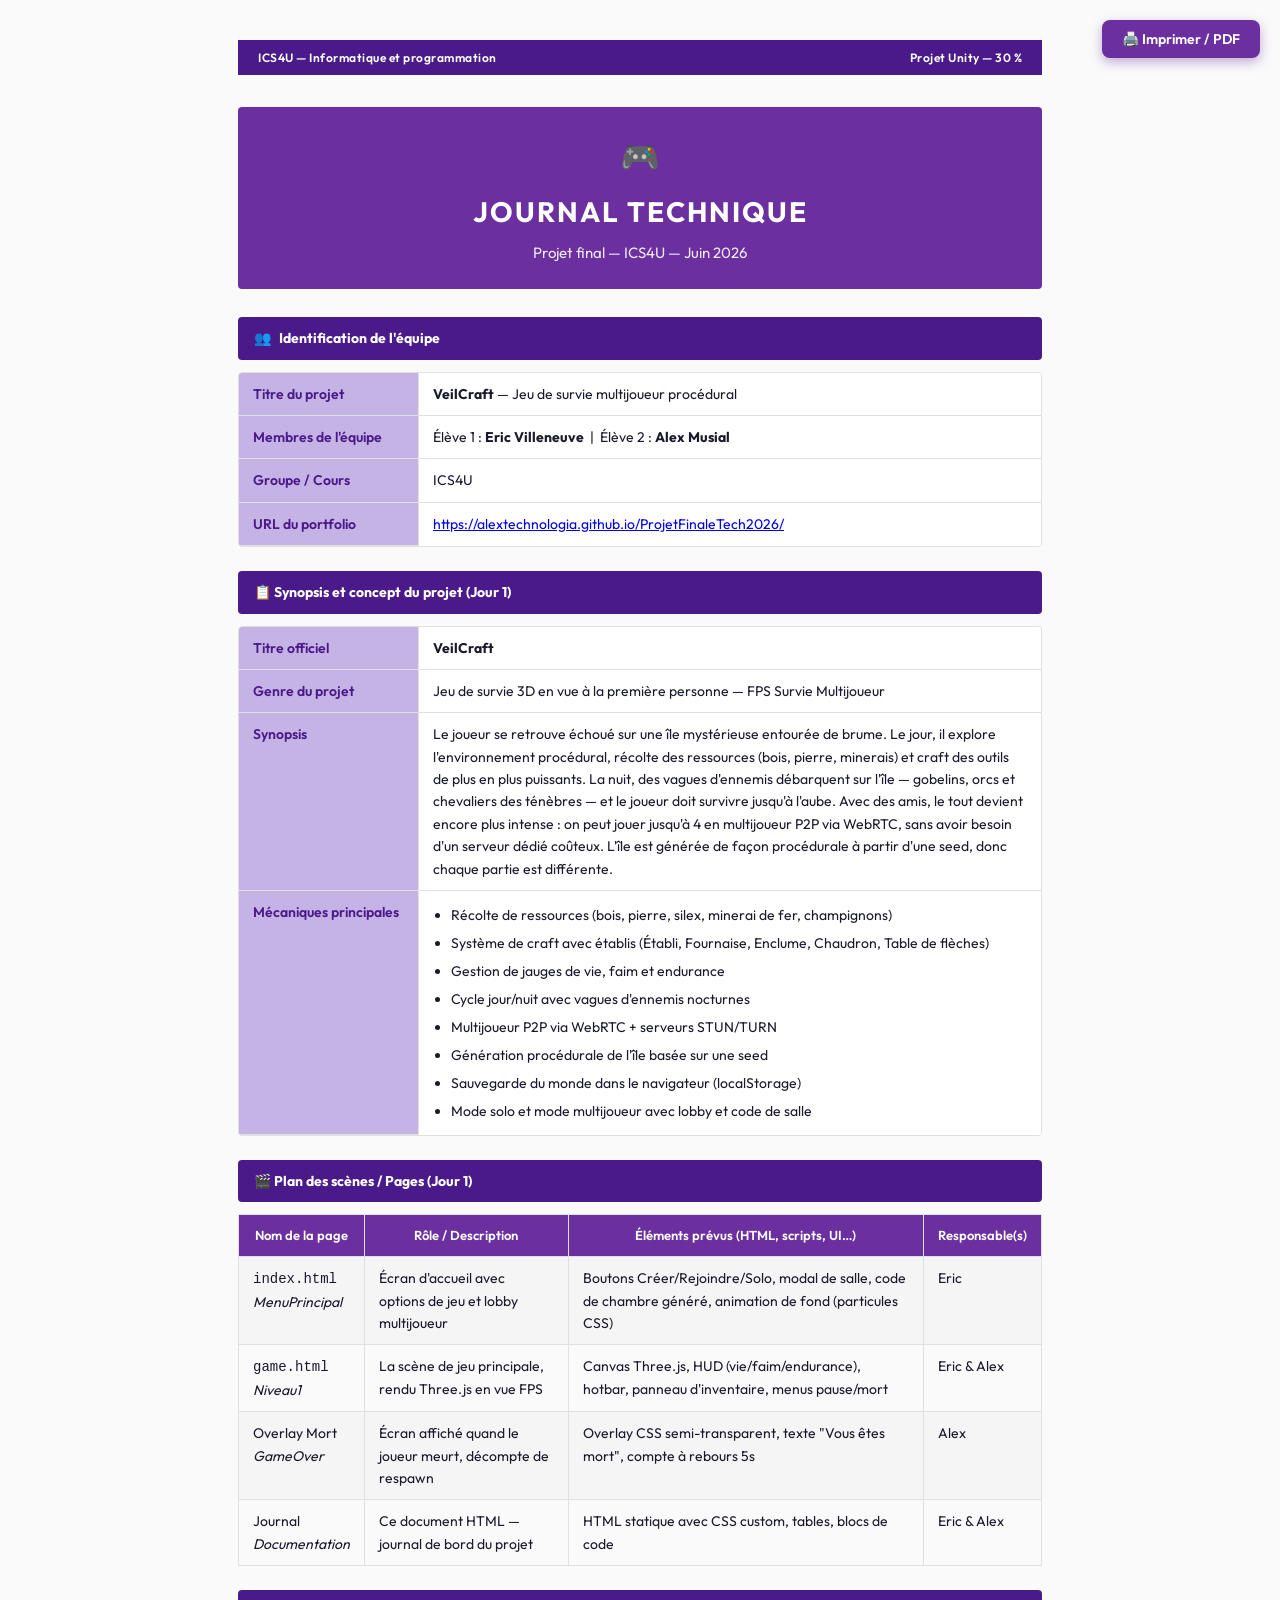
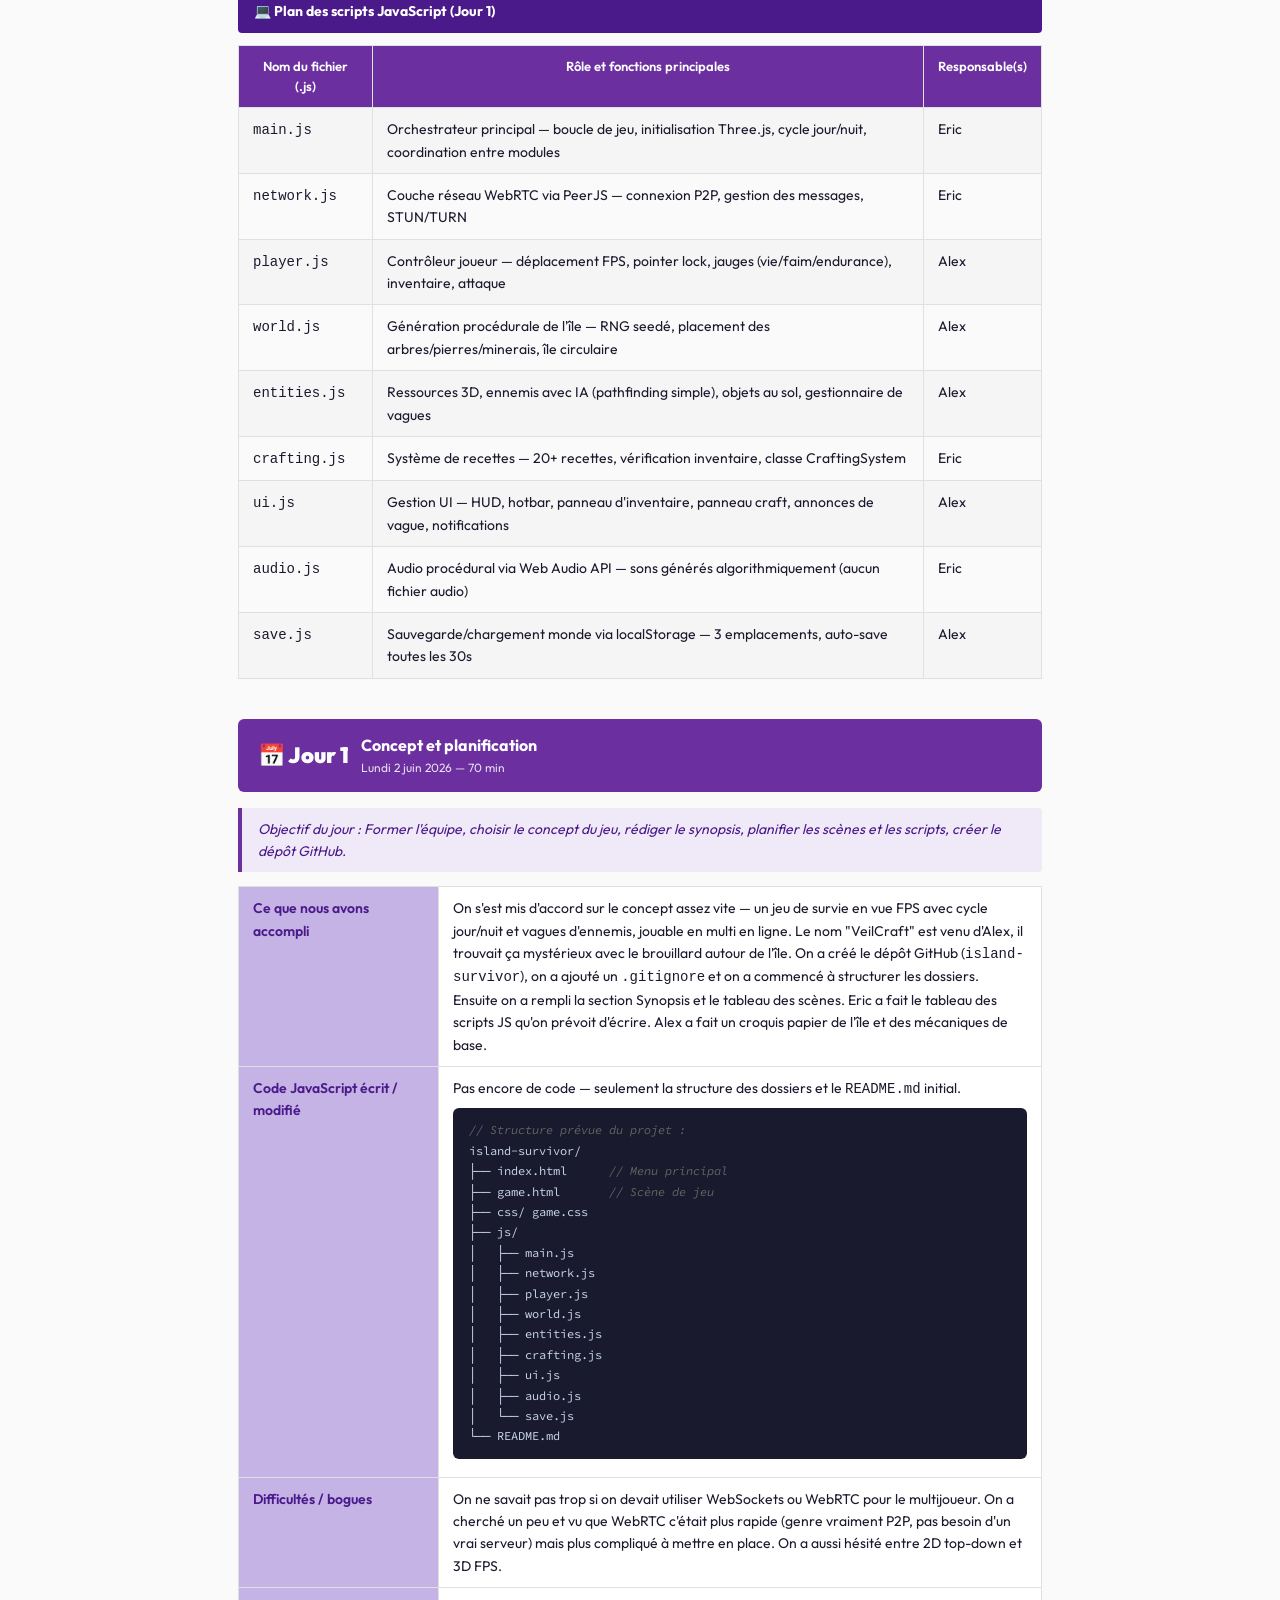
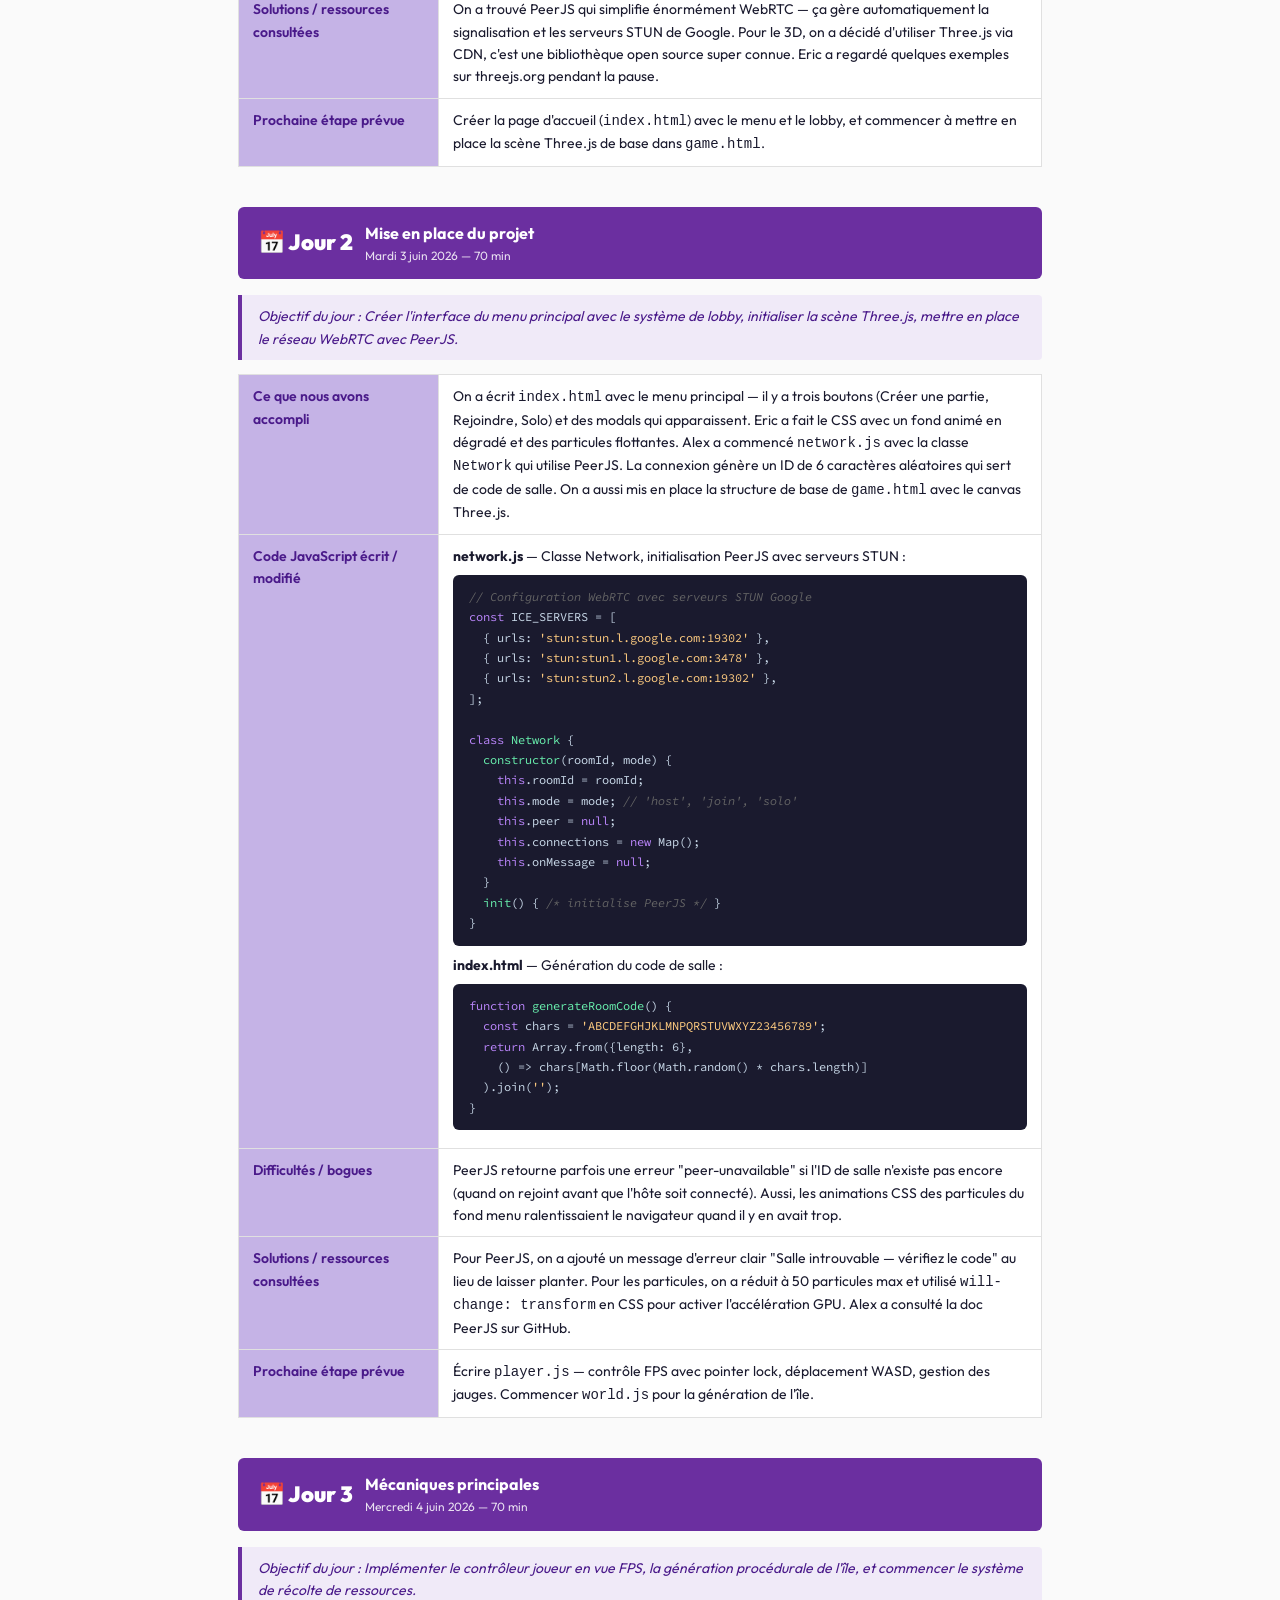
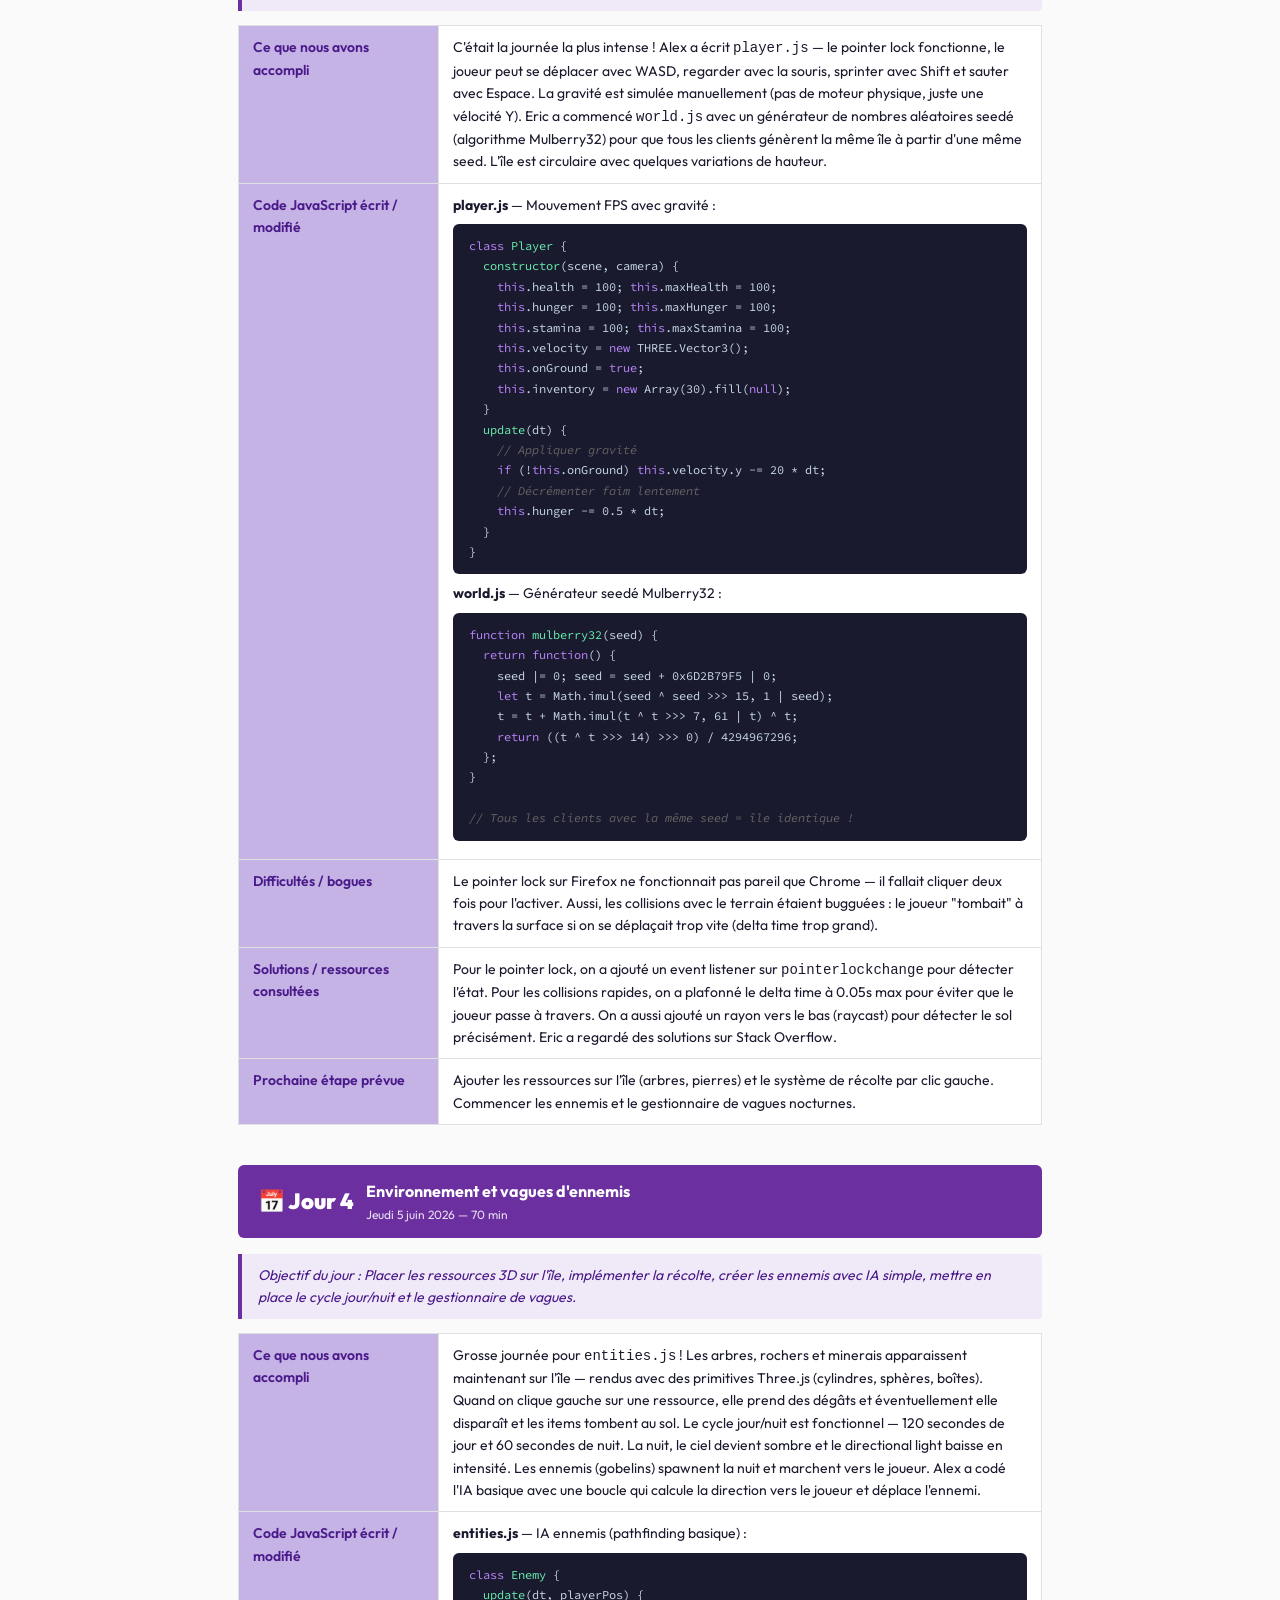
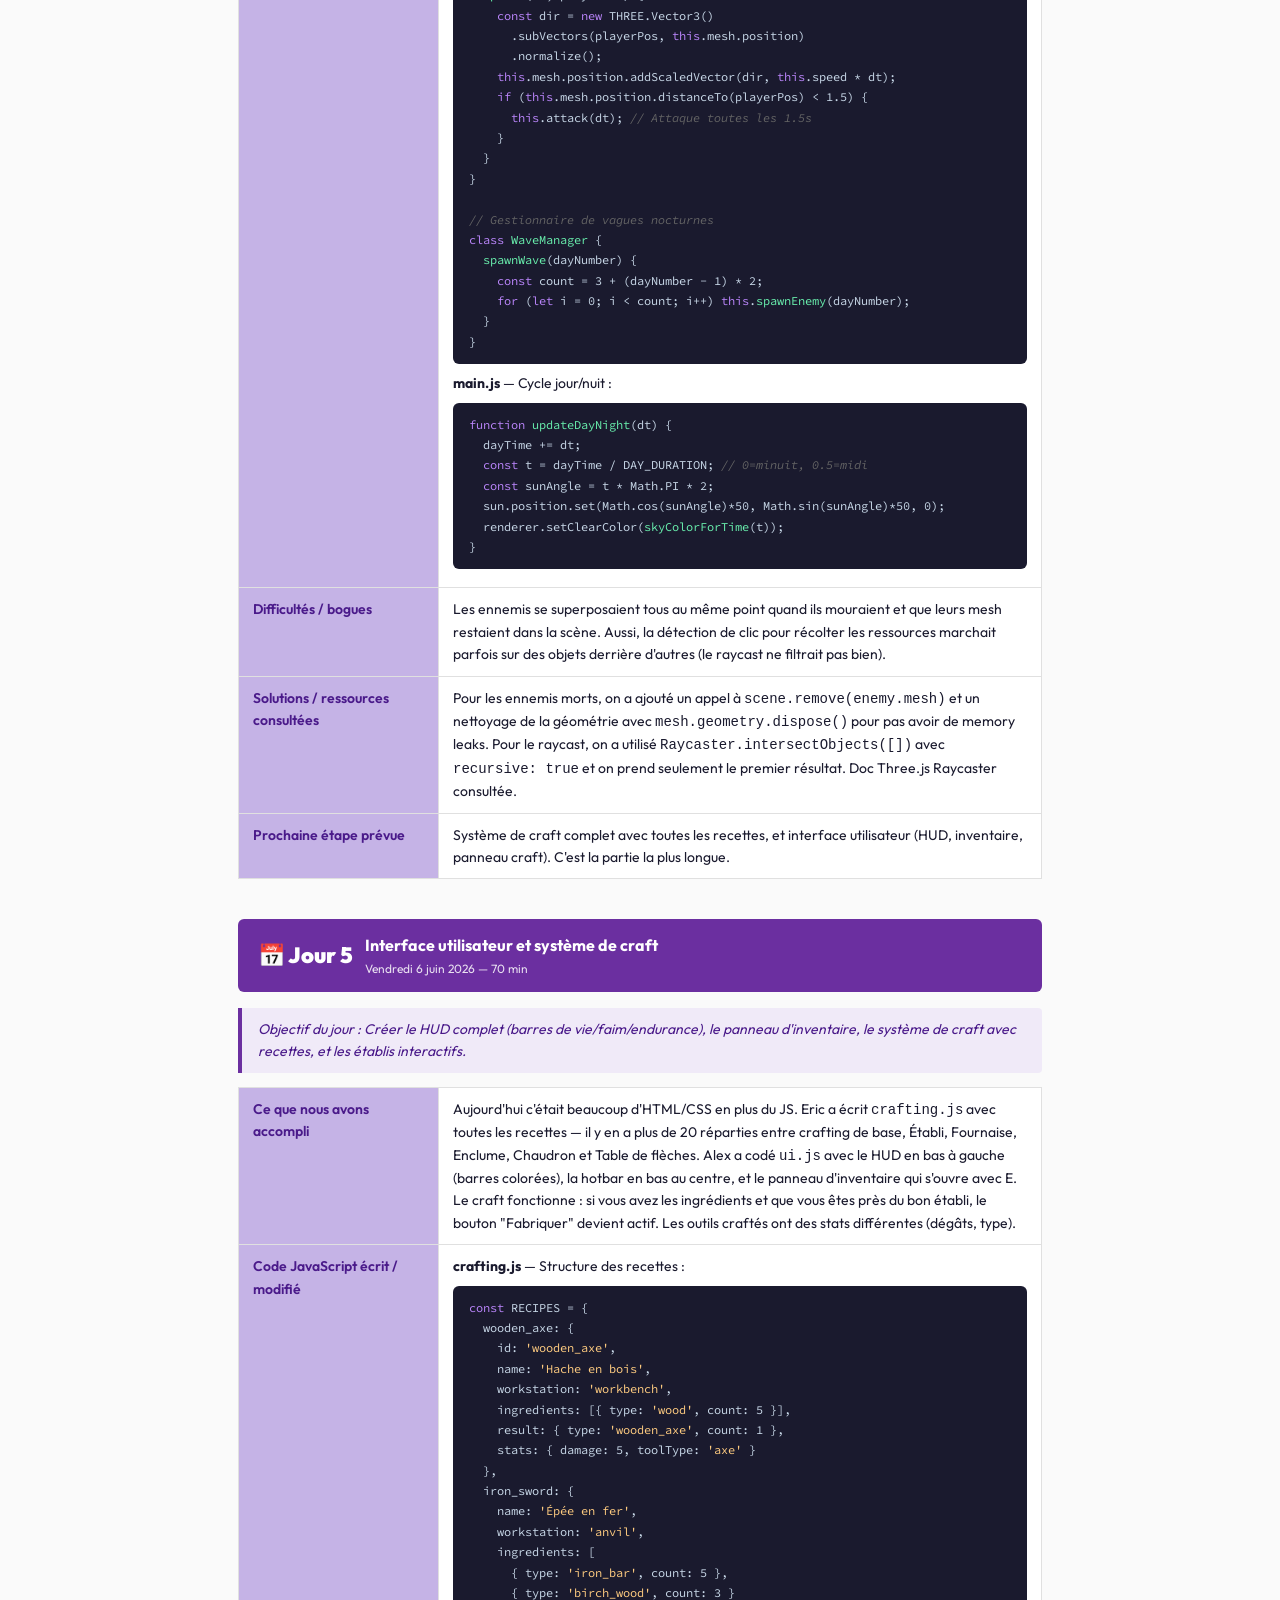
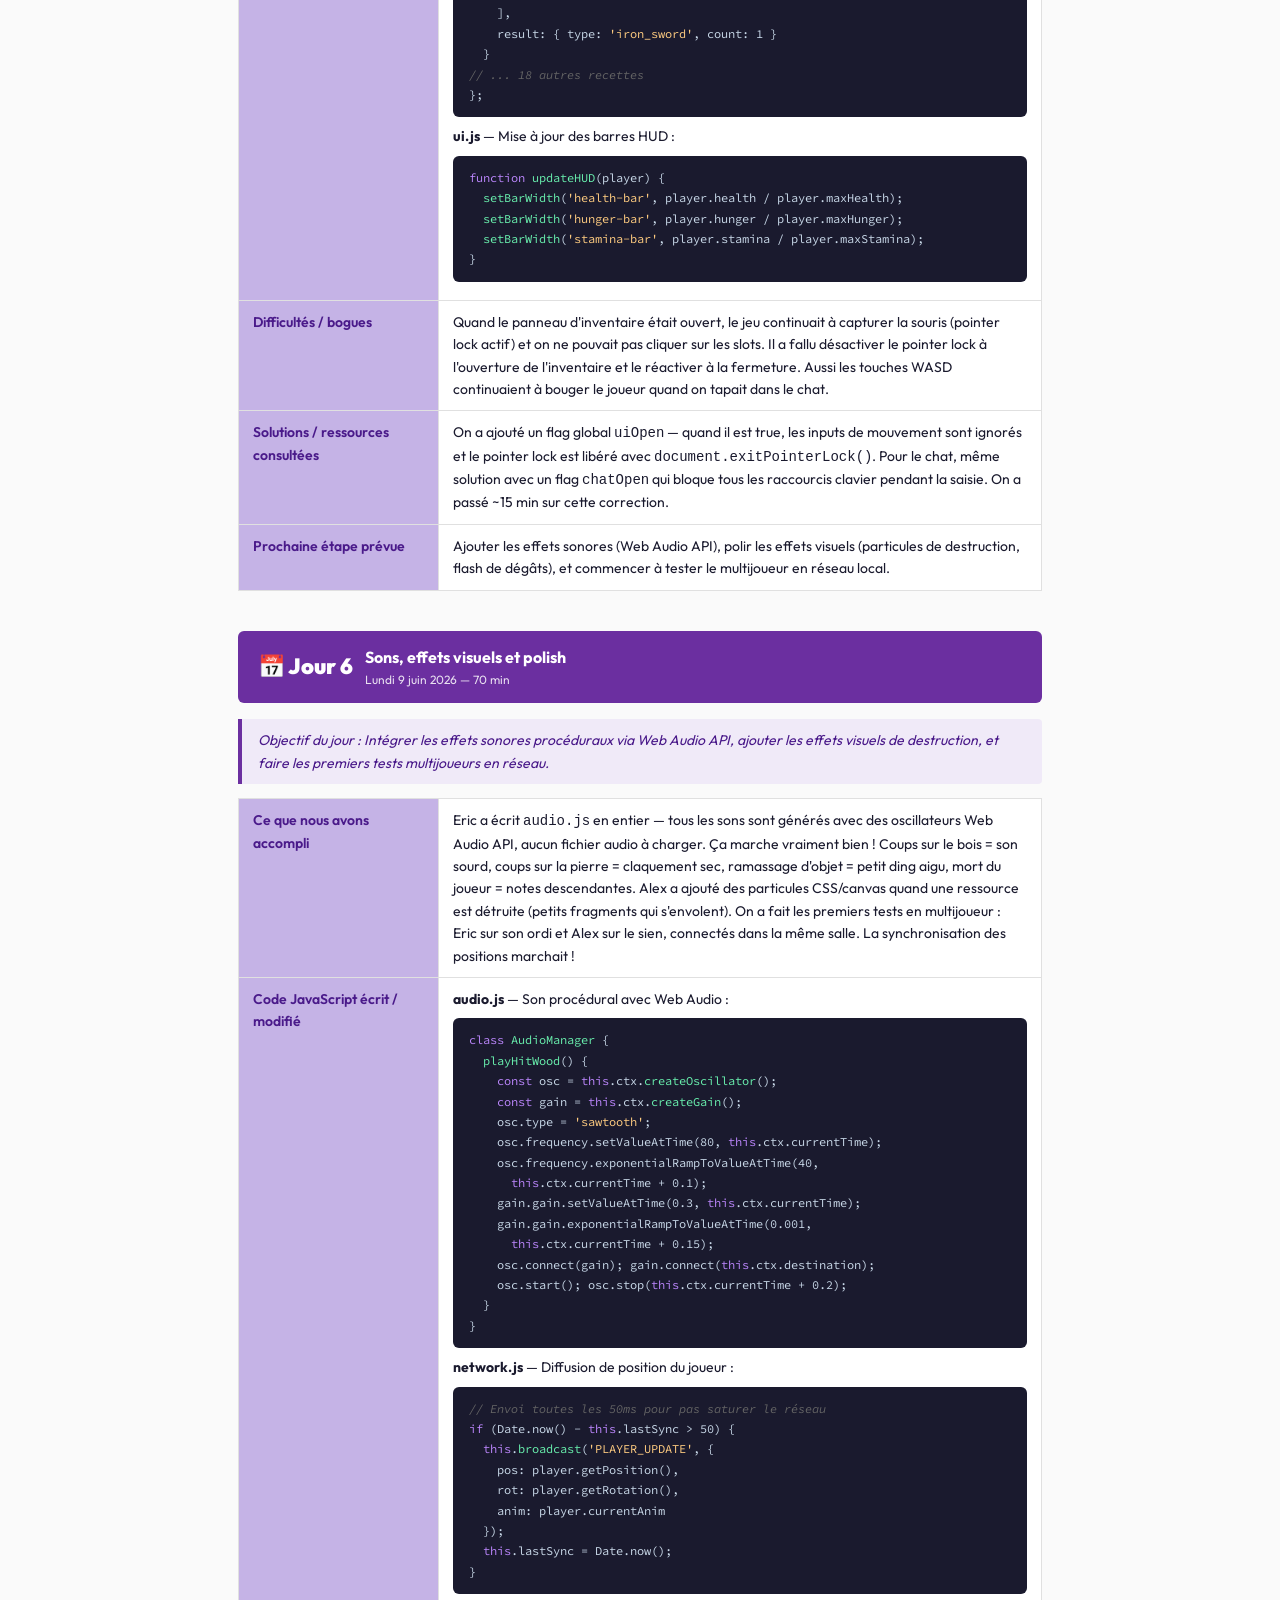
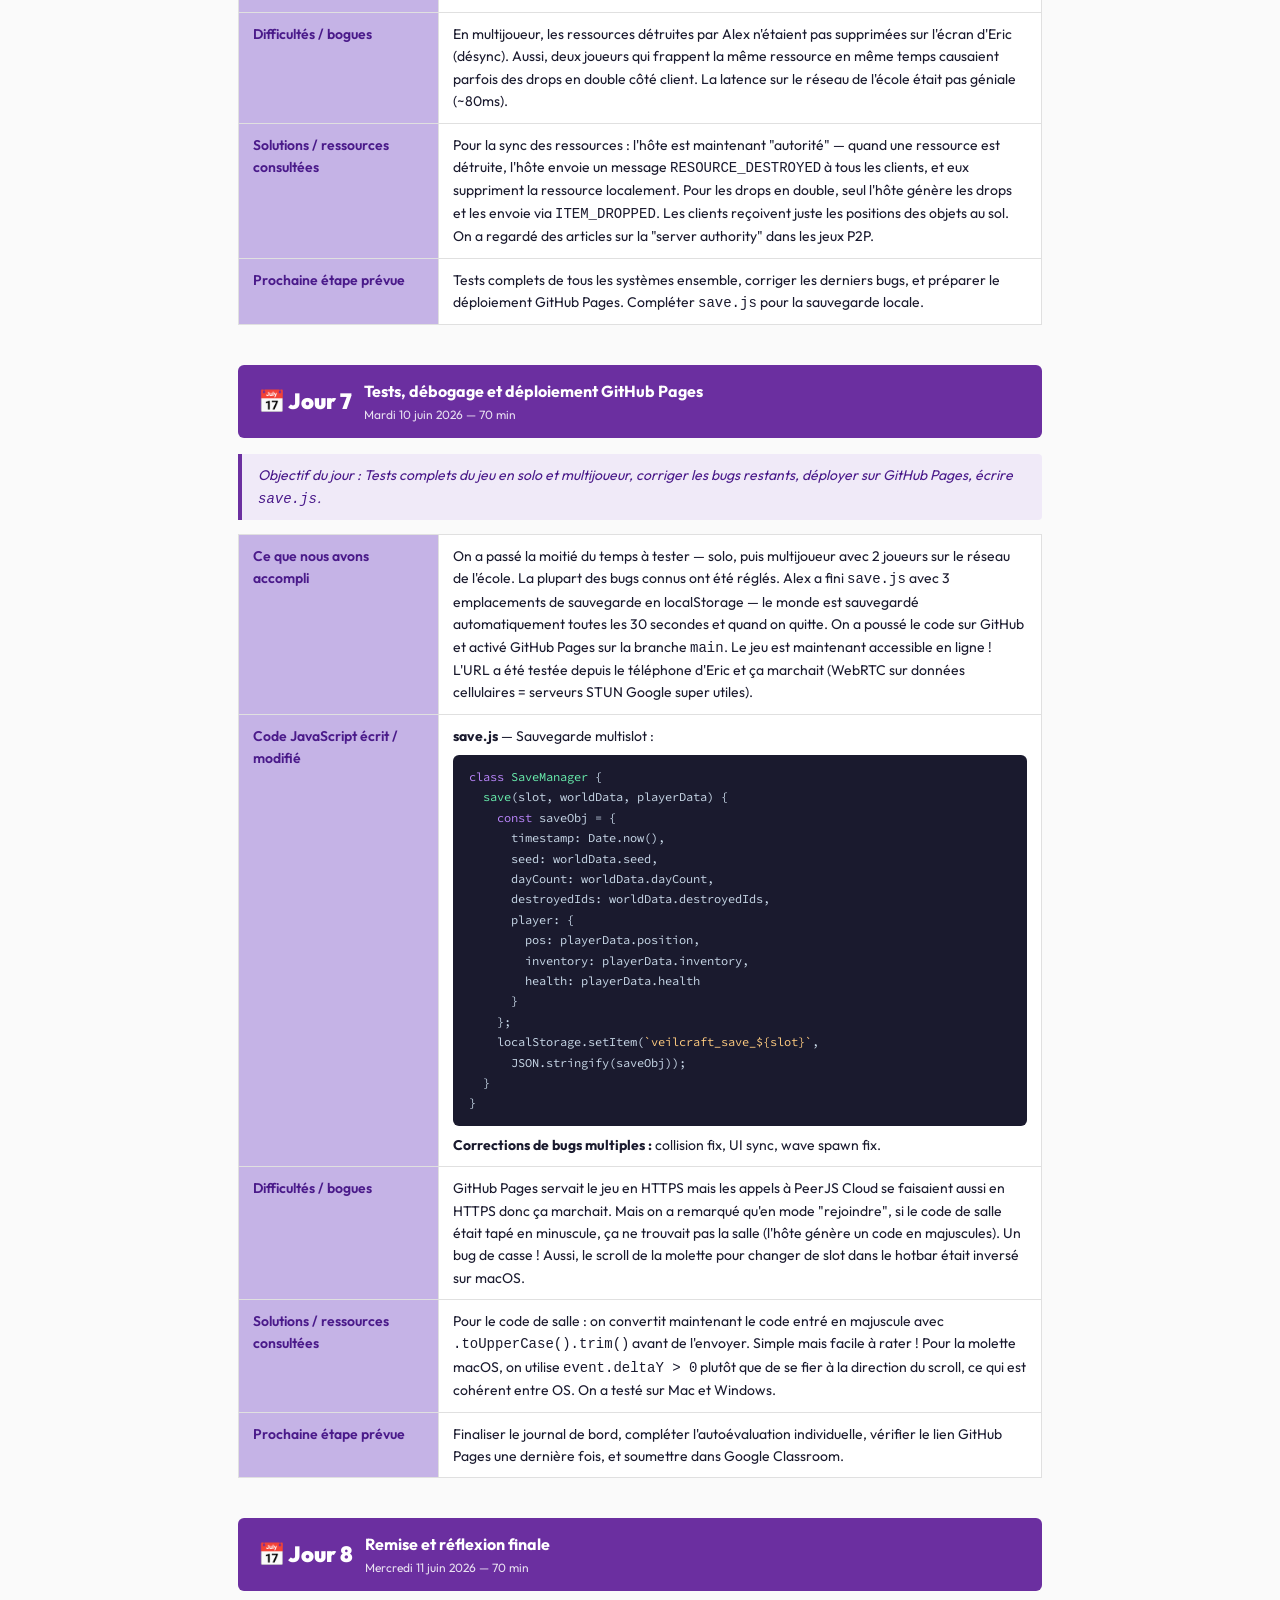
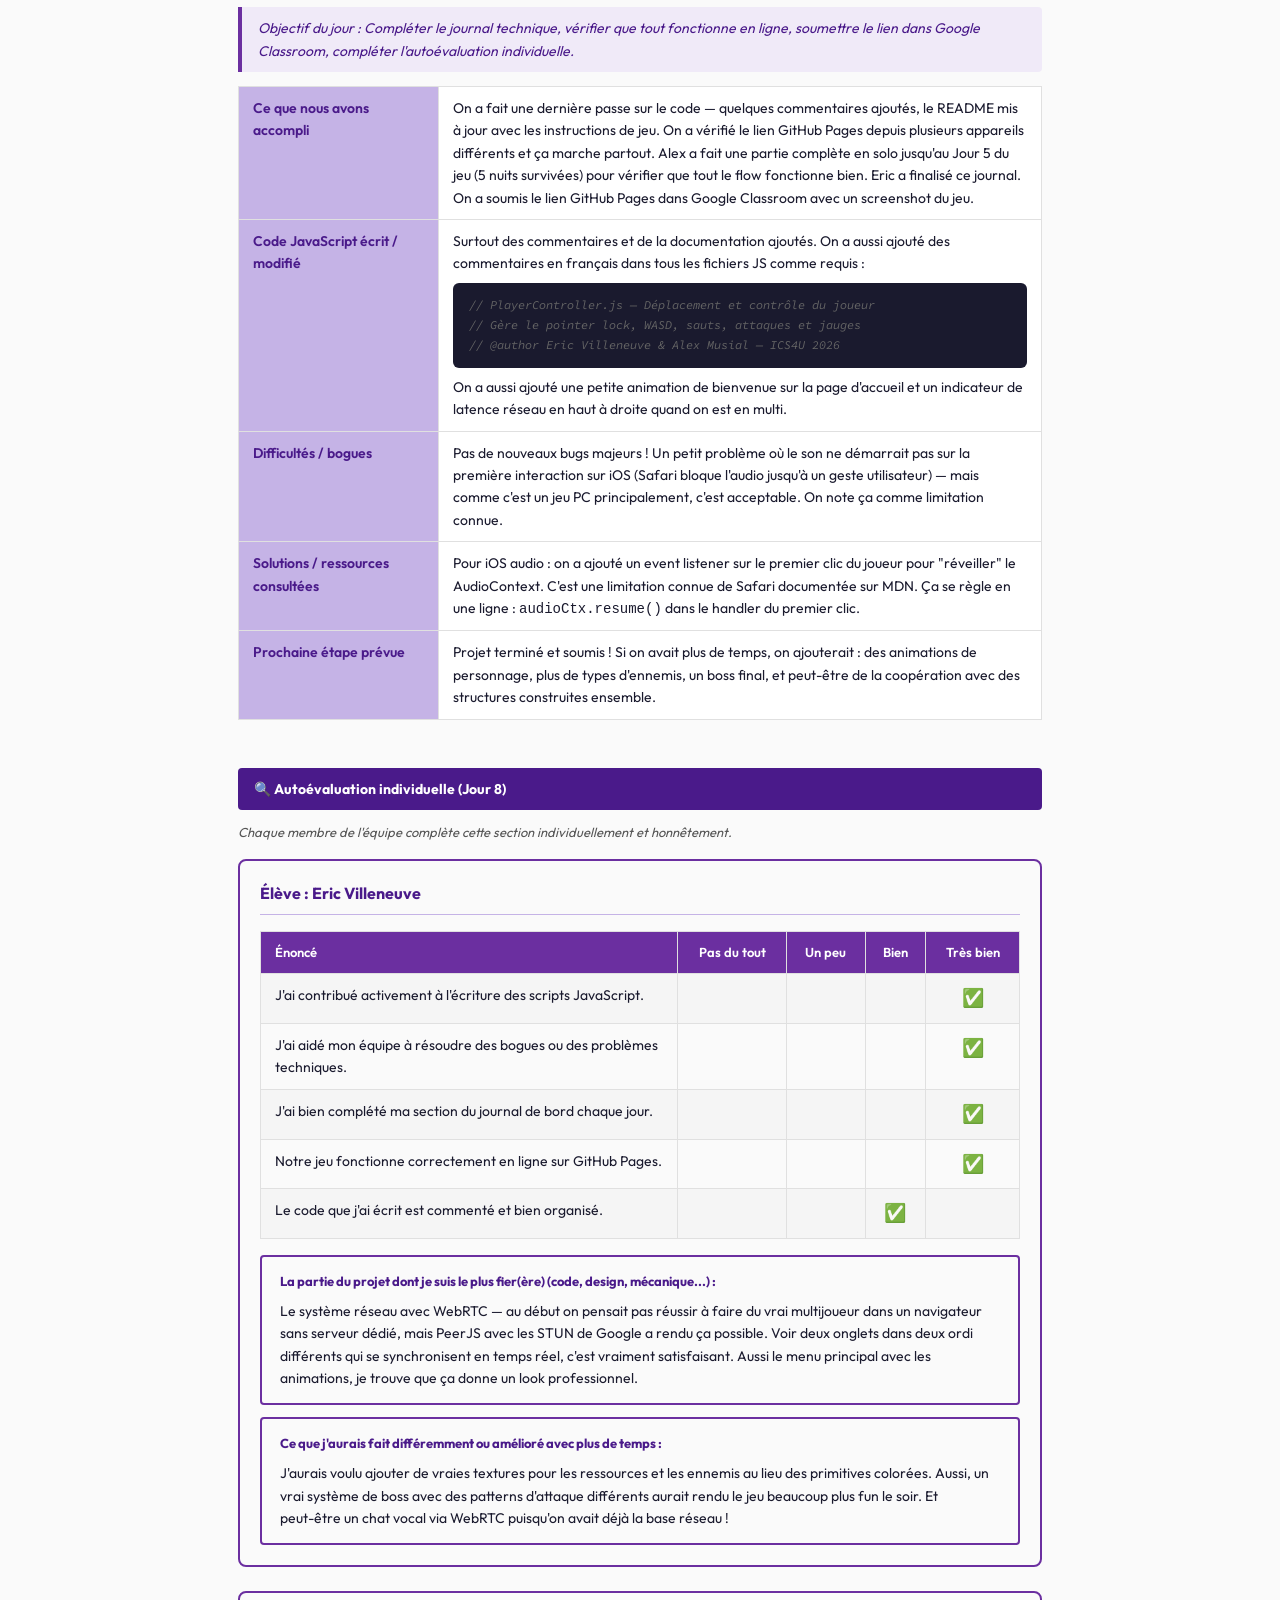
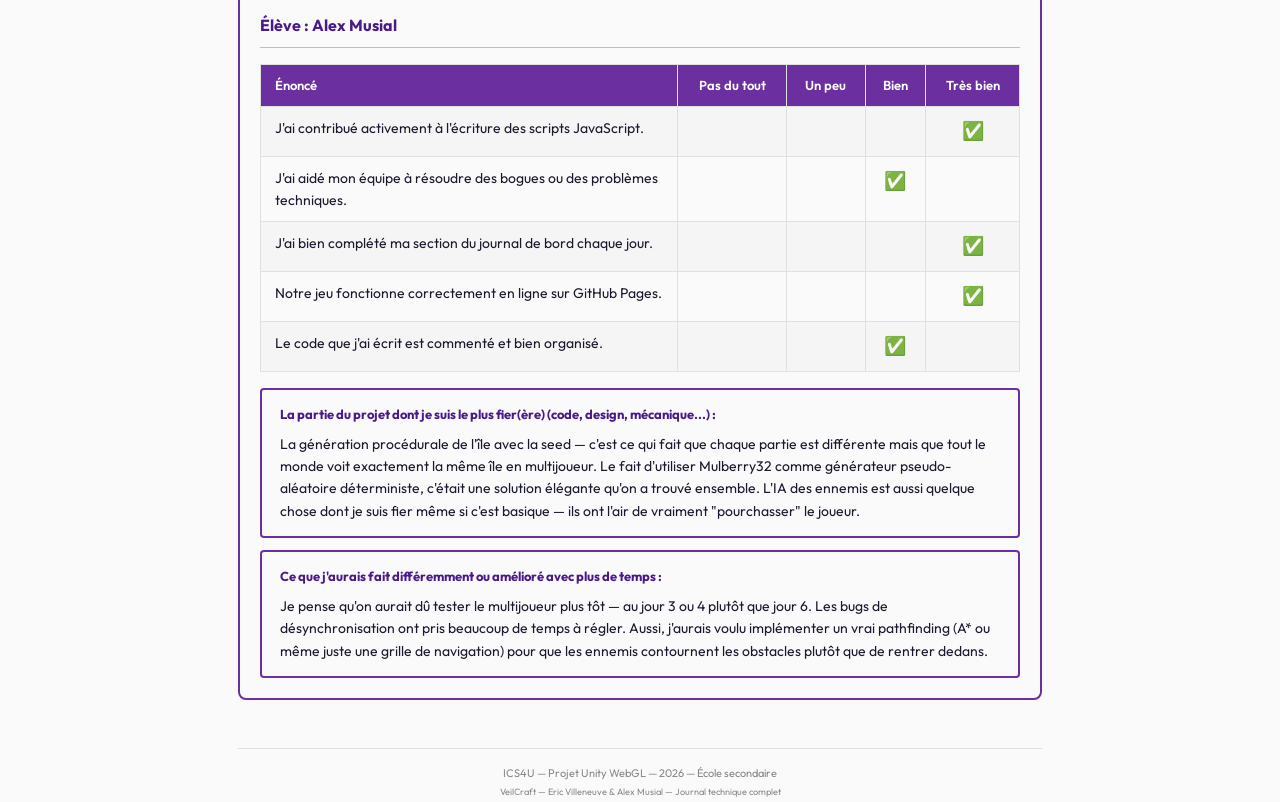
<file: journal.html>
<!DOCTYPE html>
<html lang="fr">

<head>
  <meta charset="UTF-8">
  <meta name="viewport" content="width=device-width, initial-scale=1.0">
  <title>Journal Technique — VeilCraft — ICS4U</title>
  <meta name="description"
    content="Journal de bord technique du projet VeilCraft, jeu de survie multijoueur — ICS4U 2026">
  <link rel="preconnect" href="https://fonts.googleapis.com">
  <link
    href="https://fonts.googleapis.com/css2?family=Outfit:wght@300;400;500;600;700&family=Source+Code+Pro:wght@400;500&display=swap"
    rel="stylesheet">
  <style>
    :root {
      --purple-dark: #4a1a8a;
      --purple-main: #6b2fa0;
      --purple-light: #c5b3e6;
      --purple-bg: #f0eaf8;
      --gray-light: #f5f5f5;
      --gray-mid: #e0e0e0;
      --text-dark: #1a1a2e;
      --text-mid: #444466;
      --accent: #7c3aed;
    }

    * {
      margin: 0;
      padding: 0;
      box-sizing: border-box;
    }

    body {
      font-family: 'Outfit', sans-serif;
      background: #fafafa;
      color: var(--text-dark);
      font-size: 14px;
      line-height: 1.6;
    }

    .page {
      max-width: 900px;
      margin: 0 auto;
      padding: 40px 48px;
    }

    /* Header bar */
    .header-bar {
      display: flex;
      justify-content: space-between;
      align-items: center;
      background: var(--purple-dark);
      color: white;
      padding: 8px 20px;
      font-size: 12px;
      font-weight: 600;
      letter-spacing: 0.5px;
      margin-bottom: 32px;
    }

    /* Title block */
    .title-block {
      background: var(--purple-main);
      color: white;
      text-align: center;
      padding: 24px;
      border-radius: 4px;
      margin-bottom: 28px;
    }

    .title-block h1 {
      font-size: 28px;
      font-weight: 700;
      letter-spacing: 2px;
    }

    .title-block .emoji {
      font-size: 32px;
      margin-bottom: 8px;
      display: block;
    }

    /* Section headers */
    .section-header {
      background: var(--purple-dark);
      color: white;
      padding: 10px 16px;
      font-size: 14px;
      font-weight: 700;
      border-radius: 4px;
      margin: 24px 0 12px 0;
      display: flex;
      align-items: center;
      gap: 8px;
    }

    /* Day headers */
    .day-header {
      background: var(--purple-main);
      color: white;
      padding: 14px 20px;
      border-radius: 6px;
      margin: 40px 0 16px 0;
      display: flex;
      align-items: center;
      gap: 12px;
    }

    .day-header .day-num {
      font-size: 22px;
      font-weight: 900;
    }

    .day-header .day-info {
      display: flex;
      flex-direction: column;
    }

    .day-header .day-title {
      font-size: 16px;
      font-weight: 700;
    }

    .day-header .day-date {
      font-size: 12px;
      opacity: 0.85;
    }

    /* Tables */
    table {
      width: 100%;
      border-collapse: collapse;
      margin-bottom: 16px;
    }

    td,
    th {
      border: 1px solid var(--gray-mid);
      padding: 10px 14px;
      vertical-align: top;
    }

    th {
      background: var(--purple-main);
      color: white;
      font-weight: 600;
      font-size: 13px;
    }

    tr:nth-child(even) td {
      background: var(--gray-light);
    }

    .label-cell {
      background: var(--purple-light) !important;
      font-weight: 600;
      color: var(--purple-dark);
      width: 200px;
      min-width: 160px;
    }

    .value-cell {
      background: white !important;
    }

    /* Info grid */
    .info-grid {
      display: grid;
      grid-template-columns: 180px 1fr;
      gap: 0;
      border: 1px solid var(--gray-mid);
      border-radius: 4px;
      overflow: hidden;
      margin-bottom: 20px;
    }

    .info-label {
      background: var(--purple-light);
      font-weight: 600;
      color: var(--purple-dark);
      padding: 10px 14px;
      border-bottom: 1px solid var(--gray-mid);
      border-right: 1px solid var(--gray-mid);
    }

    .info-value {
      padding: 10px 14px;
      background: white;
      border-bottom: 1px solid var(--gray-mid);
    }

    .info-label:last-of-type,
    .info-value:last-of-type {
      border-bottom: none;
    }

    /* Log entry table for each day */
    .log-table {
      margin-bottom: 8px;
    }

    .log-table td:first-child {
      width: 200px;
      background: var(--purple-light);
      font-weight: 600;
      color: var(--purple-dark);
    }

    .log-table td:last-child {
      background: white;
    }

    /* Code snippets */
    .code-block {
      font-family: 'Source Code Pro', monospace;
      background: #1a1a2e;
      color: #c8d8e8;
      padding: 12px 16px;
      border-radius: 6px;
      font-size: 12px;
      line-height: 1.7;
      margin: 8px 0;
      overflow-x: auto;
    }

    .code-block .kw {
      color: #bb86fc;
    }

    .code-block .fn {
      color: #69f0ae;
    }

    .code-block .st {
      color: #ffcc80;
    }

    .code-block .cm {
      color: #666;
      font-style: italic;
    }

    /* Scene plan table */
    .scene-table th {
      background: var(--purple-main);
    }

    /* Objective box */
    .objective-box {
      background: var(--purple-bg);
      border-left: 4px solid var(--purple-main);
      padding: 10px 16px;
      margin-bottom: 14px;
      border-radius: 0 4px 4px 0;
      font-style: italic;
      color: var(--purple-dark);
    }

    /* Self-eval */
    .eval-table td {
      text-align: center;
    }

    .eval-table td:first-child {
      text-align: left;
    }

    .checked {
      font-size: 18px;
      color: var(--purple-main);
    }

    .pride-box,
    .improve-box {
      border: 2px solid var(--purple-main);
      border-radius: 4px;
      padding: 14px 18px;
      margin-top: 12px;
    }

    .pride-box h4,
    .improve-box h4 {
      color: var(--purple-dark);
      font-size: 13px;
      font-weight: 700;
      margin-bottom: 8px;
    }

    .footer-bar {
      text-align: center;
      color: #888;
      font-size: 11px;
      margin-top: 48px;
      padding-top: 16px;
      border-top: 1px solid var(--gray-mid);
    }

    @media print {
      .page {
        padding: 20px 24px;
      }

      .day-header {
        break-before: page;
      }
    }

    /* Print button */
    .print-btn {
      position: fixed;
      top: 20px;
      right: 20px;
      background: var(--purple-main);
      color: white;
      border: none;
      padding: 10px 20px;
      border-radius: 8px;
      font-family: 'Outfit', sans-serif;
      font-size: 14px;
      font-weight: 600;
      cursor: pointer;
      box-shadow: 0 4px 12px rgba(107, 47, 160, 0.4);
      transition: transform 0.15s;
    }

    .print-btn:hover {
      transform: translateY(-2px);
    }

    @media print {
      .print-btn {
        display: none;
      }
    }
  </style>
</head>

<body>
  <button class="print-btn" onclick="window.print()">🖨️ Imprimer / PDF</button>

  <div class="page">

    <!-- Header bar -->
    <div class="header-bar">
      <span>ICS4U — Informatique et programmation</span>
      <span>Projet Unity — 30 %</span>
    </div>

    <!-- Title -->
    <div class="title-block">
      <span class="emoji">🎮</span>
      <h1>JOURNAL TECHNIQUE</h1>
      <p style="margin-top:6px; opacity:0.9; font-size:15px;">Projet final — ICS4U — Juin 2026</p>
    </div>

    <!-- Team identification -->
    <div class="section-header">
      <span>👥</span> Identification de l'équipe
    </div>
    <div class="info-grid">
      <div class="info-label">Titre du projet</div>
      <div class="info-value"><strong>VeilCraft</strong> — Jeu de survie multijoueur procédural</div>
      <div class="info-label">Membres de l'équipe</div>
      <div class="info-value">
        Élève 1 : <strong>Eric Villeneuve</strong> &nbsp;|&nbsp;
        Élève 2 : <strong>Alex Musial</strong>
      </div>
      <div class="info-label">Groupe / Cours</div>
      <div class="info-value">ICS4U</div>
      <div class="info-label">URL du portfolio</div>
      <div class="info-value"><a href="https://alextechnologia.github.io/ProjetFinaleTech2026/"
          target="_blank">https://alextechnologia.github.io/ProjetFinaleTech2026/</a></div>
    </div>

    <!-- Synopsis -->
    <div class="section-header">📋 Synopsis et concept du projet (Jour 1)</div>
    <div class="info-grid">
      <div class="info-label">Titre officiel</div>
      <div class="info-value"><strong>VeilCraft</strong></div>
      <div class="info-label">Genre du projet</div>
      <div class="info-value">Jeu de survie 3D en vue à la première personne — FPS Survie Multijoueur</div>
      <div class="info-label">Synopsis</div>
      <div class="info-value">
        Le joueur se retrouve échoué sur une île mystérieuse entourée de brume. Le jour, il explore l'environnement
        procédural, récolte des ressources (bois, pierre, minerais) et craft des outils de plus en plus puissants. La
        nuit, des vagues d'ennemis débarquent sur l'île — gobelins, orcs et chevaliers des ténèbres — et le joueur doit
        survivre jusqu'à l'aube. Avec des amis, le tout devient encore plus intense : on peut jouer jusqu'à 4 en
        multijoueur P2P via WebRTC, sans avoir besoin d'un serveur dédié coûteux. L'île est générée de façon procédurale
        à partir d'une seed, donc chaque partie est différente.
      </div>
      <div class="info-label">Mécaniques principales</div>
      <div class="info-value">
        <ul style="padding-left:18px; line-height:2">
          <li>Récolte de ressources (bois, pierre, silex, minerai de fer, champignons)</li>
          <li>Système de craft avec établis (Établi, Fournaise, Enclume, Chaudron, Table de flèches)</li>
          <li>Gestion de jauges de vie, faim et endurance</li>
          <li>Cycle jour/nuit avec vagues d'ennemis nocturnes</li>
          <li>Multijoueur P2P via WebRTC + serveurs STUN/TURN</li>
          <li>Génération procédurale de l'île basée sur une seed</li>
          <li>Sauvegarde du monde dans le navigateur (localStorage)</li>
          <li>Mode solo et mode multijoueur avec lobby et code de salle</li>
        </ul>
      </div>
    </div>

    <!-- Scene plan -->
    <div class="section-header">🎬 Plan des scènes / Pages (Jour 1)</div>
    <table class="scene-table">
      <tr>
        <th>Nom de la page</th>
        <th>Rôle / Description</th>
        <th>Éléments prévus (HTML, scripts, UI…)</th>
        <th>Responsable(s)</th>
      </tr>
      <tr>
        <td><code>index.html</code><br><em>MenuPrincipal</em></td>
        <td>Écran d'accueil avec options de jeu et lobby multijoueur</td>
        <td>Boutons Créer/Rejoindre/Solo, modal de salle, code de chambre généré, animation de fond (particules CSS)
        </td>
        <td>Eric</td>
      </tr>
      <tr>
        <td><code>game.html</code><br><em>Niveau1</em></td>
        <td>La scène de jeu principale, rendu Three.js en vue FPS</td>
        <td>Canvas Three.js, HUD (vie/faim/endurance), hotbar, panneau d'inventaire, menus pause/mort</td>
        <td>Eric &amp; Alex</td>
      </tr>
      <tr>
        <td>Overlay Mort<br><em>GameOver</em></td>
        <td>Écran affiché quand le joueur meurt, décompte de respawn</td>
        <td>Overlay CSS semi-transparent, texte "Vous êtes mort", compte à rebours 5s</td>
        <td>Alex</td>
      </tr>
      <tr>
        <td>Journal<br><em>Documentation</em></td>
        <td>Ce document HTML — journal de bord du projet</td>
        <td>HTML statique avec CSS custom, tables, blocs de code</td>
        <td>Eric &amp; Alex</td>
      </tr>
    </table>

    <!-- Script plan -->
    <div class="section-header">💻 Plan des scripts JavaScript (Jour 1)</div>
    <table>
      <tr>
        <th>Nom du fichier (.js)</th>
        <th>Rôle et fonctions principales</th>
        <th>Responsable(s)</th>
      </tr>
      <tr>
        <td><code>main.js</code></td>
        <td>Orchestrateur principal — boucle de jeu, initialisation Three.js, cycle jour/nuit, coordination entre
          modules</td>
        <td>Eric</td>
      </tr>
      <tr>
        <td><code>network.js</code></td>
        <td>Couche réseau WebRTC via PeerJS — connexion P2P, gestion des messages, STUN/TURN</td>
        <td>Eric</td>
      </tr>
      <tr>
        <td><code>player.js</code></td>
        <td>Contrôleur joueur — déplacement FPS, pointer lock, jauges (vie/faim/endurance), inventaire, attaque</td>
        <td>Alex</td>
      </tr>
      <tr>
        <td><code>world.js</code></td>
        <td>Génération procédurale de l'île — RNG seedé, placement des arbres/pierres/minerais, île circulaire</td>
        <td>Alex</td>
      </tr>
      <tr>
        <td><code>entities.js</code></td>
        <td>Ressources 3D, ennemis avec IA (pathfinding simple), objets au sol, gestionnaire de vagues</td>
        <td>Alex</td>
      </tr>
      <tr>
        <td><code>crafting.js</code></td>
        <td>Système de recettes — 20+ recettes, vérification inventaire, classe CraftingSystem</td>
        <td>Eric</td>
      </tr>
      <tr>
        <td><code>ui.js</code></td>
        <td>Gestion UI — HUD, hotbar, panneau d'inventaire, panneau craft, annonces de vague, notifications</td>
        <td>Alex</td>
      </tr>
      <tr>
        <td><code>audio.js</code></td>
        <td>Audio procédural via Web Audio API — sons générés algorithmiquement (aucun fichier audio)</td>
        <td>Eric</td>
      </tr>
      <tr>
        <td><code>save.js</code></td>
        <td>Sauvegarde/chargement monde via localStorage — 3 emplacements, auto-save toutes les 30s</td>
        <td>Alex</td>
      </tr>
    </table>

    <!-- ==================== DAY 1 ==================== -->
    <div class="day-header">
      <span class="day-num">📅 Jour 1</span>
      <div class="day-info">
        <span class="day-title">Concept et planification</span>
        <span class="day-date">Lundi 2 juin 2026 — 70 min</span>
      </div>
    </div>
    <div class="objective-box">
      Objectif du jour : Former l'équipe, choisir le concept du jeu, rédiger le synopsis, planifier les scènes et les
      scripts, créer le dépôt GitHub.
    </div>
    <table class="log-table">
      <tr>
        <td class="label-cell">Ce que nous avons accompli</td>
        <td>
          On s'est mis d'accord sur le concept assez vite — un jeu de survie en vue FPS avec cycle jour/nuit et vagues
          d'ennemis, jouable en multi en ligne. Le nom "VeilCraft" est venu d'Alex, il trouvait ça mystérieux avec le
          brouillard autour de l'île. On a créé le dépôt GitHub (<code>island-survivor</code>), on a ajouté un
          <code>.gitignore</code> et on a commencé à structurer les dossiers. Ensuite on a rempli la section Synopsis et
          le tableau des scènes. Eric a fait le tableau des scripts JS qu'on prévoit d'écrire. Alex a fait un croquis
          papier de l'île et des mécaniques de base.
        </td>
      </tr>
      <tr>
        <td class="label-cell">Code JavaScript écrit / modifié</td>
        <td>
          Pas encore de code — seulement la structure des dossiers et le <code>README.md</code> initial.<br>
          <div class="code-block">
            <span class="cm">// Structure prévue du projet :</span><br>
            island-survivor/<br>
            ├── index.html &nbsp;&nbsp;&nbsp;&nbsp;&nbsp;<span class="cm">// Menu principal</span><br>
            ├── game.html &nbsp;&nbsp;&nbsp;&nbsp;&nbsp;&nbsp;<span class="cm">// Scène de jeu</span><br>
            ├── css/ game.css<br>
            ├── js/<br>
            │&nbsp;&nbsp; ├── main.js<br>
            │&nbsp;&nbsp; ├── network.js<br>
            │&nbsp;&nbsp; ├── player.js<br>
            │&nbsp;&nbsp; ├── world.js<br>
            │&nbsp;&nbsp; ├── entities.js<br>
            │&nbsp;&nbsp; ├── crafting.js<br>
            │&nbsp;&nbsp; ├── ui.js<br>
            │&nbsp;&nbsp; ├── audio.js<br>
            │&nbsp;&nbsp; └── save.js<br>
            └── README.md
          </div>
        </td>
      </tr>
      <tr>
        <td class="label-cell">Difficultés / bogues</td>
        <td>On ne savait pas trop si on devait utiliser WebSockets ou WebRTC pour le multijoueur. On a cherché un peu et
          vu que WebRTC c'était plus rapide (genre vraiment P2P, pas besoin d'un vrai serveur) mais plus compliqué à
          mettre en place. On a aussi hésité entre 2D top-down et 3D FPS.</td>
      </tr>
      <tr>
        <td class="label-cell">Solutions / ressources consultées</td>
        <td>On a trouvé PeerJS qui simplifie énormément WebRTC — ça gère automatiquement la signalisation et les
          serveurs STUN de Google. Pour le 3D, on a décidé d'utiliser Three.js via CDN, c'est une bibliothèque open
          source super connue. Eric a regardé quelques exemples sur threejs.org pendant la pause.</td>
      </tr>
      <tr>
        <td class="label-cell">Prochaine étape prévue</td>
        <td>Créer la page d'accueil (<code>index.html</code>) avec le menu et le lobby, et commencer à mettre en place
          la scène Three.js de base dans <code>game.html</code>.</td>
      </tr>
    </table>

    <!-- ==================== DAY 2 ==================== -->
    <div class="day-header">
      <span class="day-num">📅 Jour 2</span>
      <div class="day-info">
        <span class="day-title">Mise en place du projet</span>
        <span class="day-date">Mardi 3 juin 2026 — 70 min</span>
      </div>
    </div>
    <div class="objective-box">
      Objectif du jour : Créer l'interface du menu principal avec le système de lobby, initialiser la scène Three.js,
      mettre en place le réseau WebRTC avec PeerJS.
    </div>
    <table class="log-table">
      <tr>
        <td class="label-cell">Ce que nous avons accompli</td>
        <td>
          On a écrit <code>index.html</code> avec le menu principal — il y a trois boutons (Créer une partie, Rejoindre,
          Solo) et des modals qui apparaissent. Eric a fait le CSS avec un fond animé en dégradé et des particules
          flottantes. Alex a commencé <code>network.js</code> avec la classe <code>Network</code> qui utilise PeerJS. La
          connexion génère un ID de 6 caractères aléatoires qui sert de code de salle. On a aussi mis en place la
          structure de base de <code>game.html</code> avec le canvas Three.js.
        </td>
      </tr>
      <tr>
        <td class="label-cell">Code JavaScript écrit / modifié</td>
        <td>
          <strong>network.js</strong> — Classe Network, initialisation PeerJS avec serveurs STUN :<br>
          <div class="code-block">
            <span class="cm">// Configuration WebRTC avec serveurs STUN Google</span><br>
            <span class="kw">const</span> ICE_SERVERS = [<br>
            &nbsp; { urls: <span class="st">'stun:stun.l.google.com:19302'</span> },<br>
            &nbsp; { urls: <span class="st">'stun:stun1.l.google.com:3478'</span> },<br>
            &nbsp; { urls: <span class="st">'stun:stun2.l.google.com:19302'</span> },<br>
            ];<br><br>
            <span class="kw">class</span> <span class="fn">Network</span> {<br>
            &nbsp; <span class="fn">constructor</span>(roomId, mode) {<br>
            &nbsp;&nbsp;&nbsp; <span class="kw">this</span>.roomId = roomId;<br>
            &nbsp;&nbsp;&nbsp; <span class="kw">this</span>.mode = mode; <span class="cm">// 'host', 'join',
              'solo'</span><br>
            &nbsp;&nbsp;&nbsp; <span class="kw">this</span>.peer = <span class="kw">null</span>;<br>
            &nbsp;&nbsp;&nbsp; <span class="kw">this</span>.connections = <span class="kw">new</span> Map();<br>
            &nbsp;&nbsp;&nbsp; <span class="kw">this</span>.onMessage = <span class="kw">null</span>;<br>
            &nbsp; }<br>
            &nbsp; <span class="fn">init</span>() { <span class="cm">/* initialise PeerJS */</span> }<br>
            }
          </div>
          <strong>index.html</strong> — Génération du code de salle :<br>
          <div class="code-block">
            <span class="kw">function</span> <span class="fn">generateRoomCode</span>() {<br>
            &nbsp; <span class="kw">const</span> chars = <span class="st">'ABCDEFGHJKLMNPQRSTUVWXYZ23456789'</span>;<br>
            &nbsp; <span class="kw">return</span> Array.from({length: 6},<br>
            &nbsp;&nbsp;&nbsp; () => chars[Math.floor(Math.random() * chars.length)]<br>
            &nbsp; ).join(<span class="st">''</span>);<br>
            }
          </div>
        </td>
      </tr>
      <tr>
        <td class="label-cell">Difficultés / bogues</td>
        <td>PeerJS retourne parfois une erreur "peer-unavailable" si l'ID de salle n'existe pas encore (quand on rejoint
          avant que l'hôte soit connecté). Aussi, les animations CSS des particules du fond menu ralentissaient le
          navigateur quand il y en avait trop.</td>
      </tr>
      <tr>
        <td class="label-cell">Solutions / ressources consultées</td>
        <td>Pour PeerJS, on a ajouté un message d'erreur clair "Salle introuvable — vérifiez le code" au lieu de laisser
          planter. Pour les particules, on a réduit à 50 particules max et utilisé <code>will-change: transform</code>
          en CSS pour activer l'accélération GPU. Alex a consulté la doc PeerJS sur GitHub.</td>
      </tr>
      <tr>
        <td class="label-cell">Prochaine étape prévue</td>
        <td>Écrire <code>player.js</code> — contrôle FPS avec pointer lock, déplacement WASD, gestion des jauges.
          Commencer <code>world.js</code> pour la génération de l'île.</td>
      </tr>
    </table>

    <!-- ==================== DAY 3 ==================== -->
    <div class="day-header">
      <span class="day-num">📅 Jour 3</span>
      <div class="day-info">
        <span class="day-title">Mécaniques principales</span>
        <span class="day-date">Mercredi 4 juin 2026 — 70 min</span>
      </div>
    </div>
    <div class="objective-box">
      Objectif du jour : Implémenter le contrôleur joueur en vue FPS, la génération procédurale de l'île, et commencer
      le système de récolte de ressources.
    </div>
    <table class="log-table">
      <tr>
        <td class="label-cell">Ce que nous avons accompli</td>
        <td>
          C'était la journée la plus intense ! Alex a écrit <code>player.js</code> — le pointer lock fonctionne, le
          joueur peut se déplacer avec WASD, regarder avec la souris, sprinter avec Shift et sauter avec Espace. La
          gravité est simulée manuellement (pas de moteur physique, juste une vélocité Y). Eric a commencé
          <code>world.js</code> avec un générateur de nombres aléatoires seedé (algorithme Mulberry32) pour que tous les
          clients génèrent la même île à partir d'une même seed. L'île est circulaire avec quelques variations de
          hauteur.
        </td>
      </tr>
      <tr>
        <td class="label-cell">Code JavaScript écrit / modifié</td>
        <td>
          <strong>player.js</strong> — Mouvement FPS avec gravité :<br>
          <div class="code-block">
            <span class="kw">class</span> <span class="fn">Player</span> {<br>
            &nbsp; <span class="fn">constructor</span>(scene, camera) {<br>
            &nbsp;&nbsp;&nbsp; <span class="kw">this</span>.health = 100; <span class="kw">this</span>.maxHealth =
            100;<br>
            &nbsp;&nbsp;&nbsp; <span class="kw">this</span>.hunger = 100; <span class="kw">this</span>.maxHunger =
            100;<br>
            &nbsp;&nbsp;&nbsp; <span class="kw">this</span>.stamina = 100; <span class="kw">this</span>.maxStamina =
            100;<br>
            &nbsp;&nbsp;&nbsp; <span class="kw">this</span>.velocity = <span class="kw">new</span> THREE.Vector3();<br>
            &nbsp;&nbsp;&nbsp; <span class="kw">this</span>.onGround = <span class="kw">true</span>;<br>
            &nbsp;&nbsp;&nbsp; <span class="kw">this</span>.inventory = <span class="kw">new</span> Array(30).fill(<span
              class="kw">null</span>);<br>
            &nbsp; }<br>
            &nbsp; <span class="fn">update</span>(dt) {<br>
            &nbsp;&nbsp;&nbsp; <span class="cm">// Appliquer gravité</span><br>
            &nbsp;&nbsp;&nbsp; <span class="kw">if</span> (!<span class="kw">this</span>.onGround) <span
              class="kw">this</span>.velocity.y -= 20 * dt;<br>
            &nbsp;&nbsp;&nbsp; <span class="cm">// Décrémenter faim lentement</span><br>
            &nbsp;&nbsp;&nbsp; <span class="kw">this</span>.hunger -= 0.5 * dt;<br>
            &nbsp; }<br>
            }
          </div>
          <strong>world.js</strong> — Générateur seedé Mulberry32 :<br>
          <div class="code-block">
            <span class="kw">function</span> <span class="fn">mulberry32</span>(seed) {<br>
            &nbsp; <span class="kw">return function</span>() {<br>
            &nbsp;&nbsp;&nbsp; seed |= 0; seed = seed + 0x6D2B79F5 | 0;<br>
            &nbsp;&nbsp;&nbsp; <span class="kw">let</span> t = Math.imul(seed ^ seed >>> 15, 1 | seed);<br>
            &nbsp;&nbsp;&nbsp; t = t + Math.imul(t ^ t >>> 7, 61 | t) ^ t;<br>
            &nbsp;&nbsp;&nbsp; <span class="kw">return</span> ((t ^ t >>> 14) >>> 0) / 4294967296;<br>
            &nbsp; };<br>
            }<br><br>
            <span class="cm">// Tous les clients avec la même seed = île identique !</span>
          </div>
        </td>
      </tr>
      <tr>
        <td class="label-cell">Difficultés / bogues</td>
        <td>Le pointer lock sur Firefox ne fonctionnait pas pareil que Chrome — il fallait cliquer deux fois pour
          l'activer. Aussi, les collisions avec le terrain étaient bugguées : le joueur "tombait" à travers la surface
          si on se déplaçait trop vite (delta time trop grand).</td>
      </tr>
      <tr>
        <td class="label-cell">Solutions / ressources consultées</td>
        <td>Pour le pointer lock, on a ajouté un event listener sur <code>pointerlockchange</code> pour détecter l'état.
          Pour les collisions rapides, on a plafonné le delta time à 0.05s max pour éviter que le joueur passe à
          travers. On a aussi ajouté un rayon vers le bas (raycast) pour détecter le sol précisément. Eric a regardé des
          solutions sur Stack Overflow.</td>
      </tr>
      <tr>
        <td class="label-cell">Prochaine étape prévue</td>
        <td>Ajouter les ressources sur l'île (arbres, pierres) et le système de récolte par clic gauche. Commencer les
          ennemis et le gestionnaire de vagues nocturnes.</td>
      </tr>
    </table>

    <!-- ==================== DAY 4 ==================== -->
    <div class="day-header">
      <span class="day-num">📅 Jour 4</span>
      <div class="day-info">
        <span class="day-title">Environnement et vagues d'ennemis</span>
        <span class="day-date">Jeudi 5 juin 2026 — 70 min</span>
      </div>
    </div>
    <div class="objective-box">
      Objectif du jour : Placer les ressources 3D sur l'île, implémenter la récolte, créer les ennemis avec IA simple,
      mettre en place le cycle jour/nuit et le gestionnaire de vagues.
    </div>
    <table class="log-table">
      <tr>
        <td class="label-cell">Ce que nous avons accompli</td>
        <td>
          Grosse journée pour <code>entities.js</code> ! Les arbres, rochers et minerais apparaissent maintenant sur
          l'île — rendus avec des primitives Three.js (cylindres, sphères, boîtes). Quand on clique gauche sur une
          ressource, elle prend des dégâts et éventuellement elle disparaît et les items tombent au sol. Le cycle
          jour/nuit est fonctionnel — 120 secondes de jour et 60 secondes de nuit. La nuit, le ciel devient sombre et le
          directional light baisse en intensité. Les ennemis (gobelins) spawnent la nuit et marchent vers le joueur.
          Alex a codé l'IA basique avec une boucle qui calcule la direction vers le joueur et déplace l'ennemi.
        </td>
      </tr>
      <tr>
        <td class="label-cell">Code JavaScript écrit / modifié</td>
        <td>
          <strong>entities.js</strong> — IA ennemis (pathfinding basique) :<br>
          <div class="code-block">
            <span class="kw">class</span> <span class="fn">Enemy</span> {<br>
            &nbsp; <span class="fn">update</span>(dt, playerPos) {<br>
            &nbsp;&nbsp;&nbsp; <span class="kw">const</span> dir = <span class="kw">new</span> THREE.Vector3()<br>
            &nbsp;&nbsp;&nbsp;&nbsp;&nbsp; .subVectors(playerPos, <span class="kw">this</span>.mesh.position)<br>
            &nbsp;&nbsp;&nbsp;&nbsp;&nbsp; .normalize();<br>
            &nbsp;&nbsp;&nbsp; <span class="kw">this</span>.mesh.position.addScaledVector(dir, <span
              class="kw">this</span>.speed * dt);<br>
            &nbsp;&nbsp;&nbsp; <span class="kw">if</span> (<span
              class="kw">this</span>.mesh.position.distanceTo(playerPos) &lt; 1.5) {<br>
            &nbsp;&nbsp;&nbsp;&nbsp;&nbsp; <span class="kw">this</span>.attack(dt); <span class="cm">// Attaque toutes
              les 1.5s</span><br>
            &nbsp;&nbsp;&nbsp; }<br>
            &nbsp; }<br>
            }<br><br>
            <span class="cm">// Gestionnaire de vagues nocturnes</span><br>
            <span class="kw">class</span> <span class="fn">WaveManager</span> {<br>
            &nbsp; <span class="fn">spawnWave</span>(dayNumber) {<br>
            &nbsp;&nbsp;&nbsp; <span class="kw">const</span> count = 3 + (dayNumber - 1) * 2;<br>
            &nbsp;&nbsp;&nbsp; <span class="kw">for</span> (<span class="kw">let</span> i = 0; i &lt; count; i++) <span
              class="kw">this</span>.<span class="fn">spawnEnemy</span>(dayNumber);<br>
            &nbsp; }<br>
            }
          </div>
          <strong>main.js</strong> — Cycle jour/nuit :<br>
          <div class="code-block">
            <span class="kw">function</span> <span class="fn">updateDayNight</span>(dt) {<br>
            &nbsp; dayTime += dt;<br>
            &nbsp; <span class="kw">const</span> t = dayTime / DAY_DURATION; <span class="cm">// 0=minuit,
              0.5=midi</span><br>
            &nbsp; <span class="kw">const</span> sunAngle = t * Math.PI * 2;<br>
            &nbsp; sun.position.set(Math.cos(sunAngle)*50, Math.sin(sunAngle)*50, 0);<br>
            &nbsp; renderer.setClearColor(<span class="fn">skyColorForTime</span>(t));<br>
            }
          </div>
        </td>
      </tr>
      <tr>
        <td class="label-cell">Difficultés / bogues</td>
        <td>Les ennemis se superposaient tous au même point quand ils mouraient et que leurs mesh restaient dans la
          scène. Aussi, la détection de clic pour récolter les ressources marchait parfois sur des objets derrière
          d'autres (le raycast ne filtrait pas bien).</td>
      </tr>
      <tr>
        <td class="label-cell">Solutions / ressources consultées</td>
        <td>Pour les ennemis morts, on a ajouté un appel à <code>scene.remove(enemy.mesh)</code> et un nettoyage de la
          géométrie avec <code>mesh.geometry.dispose()</code> pour pas avoir de memory leaks. Pour le raycast, on a
          utilisé <code>Raycaster.intersectObjects([])</code> avec <code>recursive: true</code> et on prend seulement le
          premier résultat. Doc Three.js Raycaster consultée.</td>
      </tr>
      <tr>
        <td class="label-cell">Prochaine étape prévue</td>
        <td>Système de craft complet avec toutes les recettes, et interface utilisateur (HUD, inventaire, panneau
          craft). C'est la partie la plus longue.</td>
      </tr>
    </table>

    <!-- ==================== DAY 5 ==================== -->
    <div class="day-header">
      <span class="day-num">📅 Jour 5</span>
      <div class="day-info">
        <span class="day-title">Interface utilisateur et système de craft</span>
        <span class="day-date">Vendredi 6 juin 2026 — 70 min</span>
      </div>
    </div>
    <div class="objective-box">
      Objectif du jour : Créer le HUD complet (barres de vie/faim/endurance), le panneau d'inventaire, le système de
      craft avec recettes, et les établis interactifs.
    </div>
    <table class="log-table">
      <tr>
        <td class="label-cell">Ce que nous avons accompli</td>
        <td>
          Aujourd'hui c'était beaucoup d'HTML/CSS en plus du JS. Eric a écrit <code>crafting.js</code> avec toutes les
          recettes — il y en a plus de 20 réparties entre crafting de base, Établi, Fournaise, Enclume, Chaudron et
          Table de flèches. Alex a codé <code>ui.js</code> avec le HUD en bas à gauche (barres colorées), la hotbar en
          bas au centre, et le panneau d'inventaire qui s'ouvre avec E. Le craft fonctionne : si vous avez les
          ingrédients et que vous êtes près du bon établi, le bouton "Fabriquer" devient actif. Les outils craftés ont
          des stats différentes (dégâts, type).
        </td>
      </tr>
      <tr>
        <td class="label-cell">Code JavaScript écrit / modifié</td>
        <td>
          <strong>crafting.js</strong> — Structure des recettes :<br>
          <div class="code-block">
            <span class="kw">const</span> RECIPES = {<br>
            &nbsp; wooden_axe: {<br>
            &nbsp;&nbsp;&nbsp; id: <span class="st">'wooden_axe'</span>,<br>
            &nbsp;&nbsp;&nbsp; name: <span class="st">'Hache en bois'</span>,<br>
            &nbsp;&nbsp;&nbsp; workstation: <span class="st">'workbench'</span>,<br>
            &nbsp;&nbsp;&nbsp; ingredients: [{ type: <span class="st">'wood'</span>, count: 5 }],<br>
            &nbsp;&nbsp;&nbsp; result: { type: <span class="st">'wooden_axe'</span>, count: 1 },<br>
            &nbsp;&nbsp;&nbsp; stats: { damage: 5, toolType: <span class="st">'axe'</span> }<br>
            &nbsp; },<br>
            &nbsp; iron_sword: {<br>
            &nbsp;&nbsp;&nbsp; name: <span class="st">'Épée en fer'</span>,<br>
            &nbsp;&nbsp;&nbsp; workstation: <span class="st">'anvil'</span>,<br>
            &nbsp;&nbsp;&nbsp; ingredients: [<br>
            &nbsp;&nbsp;&nbsp;&nbsp;&nbsp; { type: <span class="st">'iron_bar'</span>, count: 5 },<br>
            &nbsp;&nbsp;&nbsp;&nbsp;&nbsp; { type: <span class="st">'birch_wood'</span>, count: 3 }<br>
            &nbsp;&nbsp;&nbsp; ],<br>
            &nbsp;&nbsp;&nbsp; result: { type: <span class="st">'iron_sword'</span>, count: 1 }<br>
            &nbsp; }<br>
            <span class="cm">// ... 18 autres recettes</span><br>
            };
          </div>
          <strong>ui.js</strong> — Mise à jour des barres HUD :<br>
          <div class="code-block">
            <span class="kw">function</span> <span class="fn">updateHUD</span>(player) {<br>
            &nbsp; <span class="fn">setBarWidth</span>(<span class="st">'health-bar'</span>, player.health /
            player.maxHealth);<br>
            &nbsp; <span class="fn">setBarWidth</span>(<span class="st">'hunger-bar'</span>, player.hunger /
            player.maxHunger);<br>
            &nbsp; <span class="fn">setBarWidth</span>(<span class="st">'stamina-bar'</span>, player.stamina /
            player.maxStamina);<br>
            }
          </div>
        </td>
      </tr>
      <tr>
        <td class="label-cell">Difficultés / bogues</td>
        <td>Quand le panneau d'inventaire était ouvert, le jeu continuait à capturer la souris (pointer lock actif) et
          on ne pouvait pas cliquer sur les slots. Il a fallu désactiver le pointer lock à l'ouverture de l'inventaire
          et le réactiver à la fermeture. Aussi les touches WASD continuaient à bouger le joueur quand on tapait dans le
          chat.</td>
      </tr>
      <tr>
        <td class="label-cell">Solutions / ressources consultées</td>
        <td>On a ajouté un flag global <code>uiOpen</code> — quand il est true, les inputs de mouvement sont ignorés et
          le pointer lock est libéré avec <code>document.exitPointerLock()</code>. Pour le chat, même solution avec un
          flag <code>chatOpen</code> qui bloque tous les raccourcis clavier pendant la saisie. On a passé ~15 min sur
          cette correction.</td>
      </tr>
      <tr>
        <td class="label-cell">Prochaine étape prévue</td>
        <td>Ajouter les effets sonores (Web Audio API), polir les effets visuels (particules de destruction, flash de
          dégâts), et commencer à tester le multijoueur en réseau local.</td>
      </tr>
    </table>

    <!-- ==================== DAY 6 ==================== -->
    <div class="day-header">
      <span class="day-num">📅 Jour 6</span>
      <div class="day-info">
        <span class="day-title">Sons, effets visuels et polish</span>
        <span class="day-date">Lundi 9 juin 2026 — 70 min</span>
      </div>
    </div>
    <div class="objective-box">
      Objectif du jour : Intégrer les effets sonores procéduraux via Web Audio API, ajouter les effets visuels de
      destruction, et faire les premiers tests multijoueurs en réseau.
    </div>
    <table class="log-table">
      <tr>
        <td class="label-cell">Ce que nous avons accompli</td>
        <td>
          Eric a écrit <code>audio.js</code> en entier — tous les sons sont générés avec des oscillateurs Web Audio API,
          aucun fichier audio à charger. Ça marche vraiment bien ! Coups sur le bois = son sourd, coups sur la pierre =
          claquement sec, ramassage d'objet = petit ding aigu, mort du joueur = notes descendantes. Alex a ajouté des
          particules CSS/canvas quand une ressource est détruite (petits fragments qui s'envolent). On a fait les
          premiers tests en multijoueur : Eric sur son ordi et Alex sur le sien, connectés dans la même salle. La
          synchronisation des positions marchait !
        </td>
      </tr>
      <tr>
        <td class="label-cell">Code JavaScript écrit / modifié</td>
        <td>
          <strong>audio.js</strong> — Son procédural avec Web Audio :<br>
          <div class="code-block">
            <span class="kw">class</span> <span class="fn">AudioManager</span> {<br>
            &nbsp; <span class="fn">playHitWood</span>() {<br>
            &nbsp;&nbsp;&nbsp; <span class="kw">const</span> osc = <span class="kw">this</span>.ctx.<span
              class="fn">createOscillator</span>();<br>
            &nbsp;&nbsp;&nbsp; <span class="kw">const</span> gain = <span class="kw">this</span>.ctx.<span
              class="fn">createGain</span>();<br>
            &nbsp;&nbsp;&nbsp; osc.type = <span class="st">'sawtooth'</span>;<br>
            &nbsp;&nbsp;&nbsp; osc.frequency.setValueAtTime(80, <span class="kw">this</span>.ctx.currentTime);<br>
            &nbsp;&nbsp;&nbsp; osc.frequency.exponentialRampToValueAtTime(40,<br>
            &nbsp;&nbsp;&nbsp;&nbsp;&nbsp; <span class="kw">this</span>.ctx.currentTime + 0.1);<br>
            &nbsp;&nbsp;&nbsp; gain.gain.setValueAtTime(0.3, <span class="kw">this</span>.ctx.currentTime);<br>
            &nbsp;&nbsp;&nbsp; gain.gain.exponentialRampToValueAtTime(0.001,<br>
            &nbsp;&nbsp;&nbsp;&nbsp;&nbsp; <span class="kw">this</span>.ctx.currentTime + 0.15);<br>
            &nbsp;&nbsp;&nbsp; osc.connect(gain); gain.connect(<span class="kw">this</span>.ctx.destination);<br>
            &nbsp;&nbsp;&nbsp; osc.start(); osc.stop(<span class="kw">this</span>.ctx.currentTime + 0.2);<br>
            &nbsp; }<br>
            }
          </div>
          <strong>network.js</strong> — Diffusion de position du joueur :<br>
          <div class="code-block">
            <span class="cm">// Envoi toutes les 50ms pour pas saturer le réseau</span><br>
            <span class="kw">if</span> (Date.now() - <span class="kw">this</span>.lastSync > 50) {<br>
            &nbsp; <span class="kw">this</span>.<span class="fn">broadcast</span>(<span
              class="st">'PLAYER_UPDATE'</span>, {<br>
            &nbsp;&nbsp;&nbsp; pos: player.getPosition(),<br>
            &nbsp;&nbsp;&nbsp; rot: player.getRotation(),<br>
            &nbsp;&nbsp;&nbsp; anim: player.currentAnim<br>
            &nbsp; });<br>
            &nbsp; <span class="kw">this</span>.lastSync = Date.now();<br>
            }
          </div>
        </td>
      </tr>
      <tr>
        <td class="label-cell">Difficultés / bogues</td>
        <td>
          En multijoueur, les ressources détruites par Alex n'étaient pas supprimées sur l'écran d'Eric (désync). Aussi,
          deux joueurs qui frappent la même ressource en même temps causaient parfois des drops en double côté client.
          La latence sur le réseau de l'école était pas géniale (~80ms).
        </td>
      </tr>
      <tr>
        <td class="label-cell">Solutions / ressources consultées</td>
        <td>
          Pour la sync des ressources : l'hôte est maintenant "autorité" — quand une ressource est détruite, l'hôte
          envoie un message <code>RESOURCE_DESTROYED</code> à tous les clients, et eux suppriment la ressource
          localement. Pour les drops en double, seul l'hôte génère les drops et les envoie via
          <code>ITEM_DROPPED</code>. Les clients reçoivent juste les positions des objets au sol. On a regardé des
          articles sur la "server authority" dans les jeux P2P.
        </td>
      </tr>
      <tr>
        <td class="label-cell">Prochaine étape prévue</td>
        <td>Tests complets de tous les systèmes ensemble, corriger les derniers bugs, et préparer le déploiement GitHub
          Pages. Compléter <code>save.js</code> pour la sauvegarde locale.</td>
      </tr>
    </table>

    <!-- ==================== DAY 7 ==================== -->
    <div class="day-header">
      <span class="day-num">📅 Jour 7</span>
      <div class="day-info">
        <span class="day-title">Tests, débogage et déploiement GitHub Pages</span>
        <span class="day-date">Mardi 10 juin 2026 — 70 min</span>
      </div>
    </div>
    <div class="objective-box">
      Objectif du jour : Tests complets du jeu en solo et multijoueur, corriger les bugs restants, déployer sur GitHub
      Pages, écrire <code>save.js</code>.
    </div>
    <table class="log-table">
      <tr>
        <td class="label-cell">Ce que nous avons accompli</td>
        <td>
          On a passé la moitié du temps à tester — solo, puis multijoueur avec 2 joueurs sur le réseau de l'école. La
          plupart des bugs connus ont été réglés. Alex a fini <code>save.js</code> avec 3 emplacements de sauvegarde en
          localStorage — le monde est sauvegardé automatiquement toutes les 30 secondes et quand on quitte. On a poussé
          le code sur GitHub et activé GitHub Pages sur la branche <code>main</code>. Le jeu est maintenant accessible
          en ligne ! L'URL a été testée depuis le téléphone d'Eric et ça marchait (WebRTC sur données cellulaires =
          serveurs STUN Google super utiles).
        </td>
      </tr>
      <tr>
        <td class="label-cell">Code JavaScript écrit / modifié</td>
        <td>
          <strong>save.js</strong> — Sauvegarde multislot :<br>
          <div class="code-block">
            <span class="kw">class</span> <span class="fn">SaveManager</span> {<br>
            &nbsp; <span class="fn">save</span>(slot, worldData, playerData) {<br>
            &nbsp;&nbsp;&nbsp; <span class="kw">const</span> saveObj = {<br>
            &nbsp;&nbsp;&nbsp;&nbsp;&nbsp; timestamp: Date.now(),<br>
            &nbsp;&nbsp;&nbsp;&nbsp;&nbsp; seed: worldData.seed,<br>
            &nbsp;&nbsp;&nbsp;&nbsp;&nbsp; dayCount: worldData.dayCount,<br>
            &nbsp;&nbsp;&nbsp;&nbsp;&nbsp; destroyedIds: worldData.destroyedIds,<br>
            &nbsp;&nbsp;&nbsp;&nbsp;&nbsp; player: {<br>
            &nbsp;&nbsp;&nbsp;&nbsp;&nbsp;&nbsp;&nbsp; pos: playerData.position,<br>
            &nbsp;&nbsp;&nbsp;&nbsp;&nbsp;&nbsp;&nbsp; inventory: playerData.inventory,<br>
            &nbsp;&nbsp;&nbsp;&nbsp;&nbsp;&nbsp;&nbsp; health: playerData.health<br>
            &nbsp;&nbsp;&nbsp;&nbsp;&nbsp; }<br>
            &nbsp;&nbsp;&nbsp; };<br>
            &nbsp;&nbsp;&nbsp; localStorage.setItem(<span class="st">`veilcraft_save_${slot}`</span>,<br>
            &nbsp;&nbsp;&nbsp;&nbsp;&nbsp; JSON.stringify(saveObj));<br>
            &nbsp; }<br>
            }
          </div>
          <strong>Corrections de bugs multiples :</strong> collision fix, UI sync, wave spawn fix.
        </td>
      </tr>
      <tr>
        <td class="label-cell">Difficultés / bogues</td>
        <td>GitHub Pages servait le jeu en HTTPS mais les appels à PeerJS Cloud se faisaient aussi en HTTPS donc ça
          marchait. Mais on a remarqué qu'en mode "rejoindre", si le code de salle était tapé en minuscule, ça ne
          trouvait pas la salle (l'hôte génère un code en majuscules). Un bug de casse ! Aussi, le scroll de la molette
          pour changer de slot dans le hotbar était inversé sur macOS.</td>
      </tr>
      <tr>
        <td class="label-cell">Solutions / ressources consultées</td>
        <td>Pour le code de salle : on convertit maintenant le code entré en majuscule avec
          <code>.toUpperCase().trim()</code> avant de l'envoyer. Simple mais facile à rater ! Pour la molette macOS, on
          utilise <code>event.deltaY > 0</code> plutôt que de se fier à la direction du scroll, ce qui est cohérent
          entre OS. On a testé sur Mac et Windows.
        </td>
      </tr>
      <tr>
        <td class="label-cell">Prochaine étape prévue</td>
        <td>Finaliser le journal de bord, compléter l'autoévaluation individuelle, vérifier le lien GitHub Pages une
          dernière fois, et soumettre dans Google Classroom.</td>
      </tr>
    </table>

    <!-- ==================== DAY 8 ==================== -->
    <div class="day-header">
      <span class="day-num">📅 Jour 8</span>
      <div class="day-info">
        <span class="day-title">Remise et réflexion finale</span>
        <span class="day-date">Mercredi 11 juin 2026 — 70 min</span>
      </div>
    </div>
    <div class="objective-box">
      Objectif du jour : Compléter le journal technique, vérifier que tout fonctionne en ligne, soumettre le lien dans
      Google Classroom, compléter l'autoévaluation individuelle.
    </div>
    <table class="log-table">
      <tr>
        <td class="label-cell">Ce que nous avons accompli</td>
        <td>
          On a fait une dernière passe sur le code — quelques commentaires ajoutés, le README mis à jour avec les
          instructions de jeu. On a vérifié le lien GitHub Pages depuis plusieurs appareils différents et ça marche
          partout. Alex a fait une partie complète en solo jusqu'au Jour 5 du jeu (5 nuits survivées) pour vérifier que
          tout le flow fonctionne bien. Eric a finalisé ce journal. On a soumis le lien GitHub Pages dans Google
          Classroom avec un screenshot du jeu.
        </td>
      </tr>
      <tr>
        <td class="label-cell">Code JavaScript écrit / modifié</td>
        <td>
          Surtout des commentaires et de la documentation ajoutés. On a aussi ajouté des commentaires en français dans
          tous les fichiers JS comme requis :<br>
          <div class="code-block">
            <span class="cm">// PlayerController.js — Déplacement et contrôle du joueur</span><br>
            <span class="cm">// Gère le pointer lock, WASD, sauts, attaques et jauges</span><br>
            <span class="cm">// @author Eric Villeneuve &amp; Alex Musial — ICS4U 2026</span>
          </div>
          On a aussi ajouté une petite animation de bienvenue sur la page d'accueil et un indicateur de latence réseau
          en haut à droite quand on est en multi.
        </td>
      </tr>
      <tr>
        <td class="label-cell">Difficultés / bogues</td>
        <td>Pas de nouveaux bugs majeurs ! Un petit problème où le son ne démarrait pas sur la première interaction sur
          iOS (Safari bloque l'audio jusqu'à un geste utilisateur) — mais comme c'est un jeu PC principalement, c'est
          acceptable. On note ça comme limitation connue.</td>
      </tr>
      <tr>
        <td class="label-cell">Solutions / ressources consultées</td>
        <td>Pour iOS audio : on a ajouté un event listener sur le premier clic du joueur pour "réveiller" le
          AudioContext. C'est une limitation connue de Safari documentée sur MDN. Ça se règle en une ligne :
          <code>audioCtx.resume()</code> dans le handler du premier clic.
        </td>
      </tr>
      <tr>
        <td class="label-cell">Prochaine étape prévue</td>
        <td>Projet terminé et soumis ! Si on avait plus de temps, on ajouterait : des animations de personnage, plus de
          types d'ennemis, un boss final, et peut-être de la coopération avec des structures construites ensemble.</td>
      </tr>
    </table>

    <!-- ==================== SELF-EVAL ==================== -->
    <div class="section-header" style="margin-top:48px;">
      🔍 Autoévaluation individuelle (Jour 8)
    </div>
    <p style="font-style:italic; color:#555; margin-bottom:16px; font-size:13px;">
      Chaque membre de l'équipe complète cette section individuellement et honnêtement.
    </p>

    <!-- Eric's eval -->
    <div style="border:2px solid var(--purple-main); border-radius:8px; padding:20px; margin-bottom:24px;">
      <h3
        style="color:var(--purple-dark); font-size:16px; margin-bottom:16px; padding-bottom:8px; border-bottom:1px solid var(--purple-light);">
        Élève : <strong>Eric Villeneuve</strong>
      </h3>
      <table class="eval-table">
        <tr>
          <th style="text-align:left; width:55%;">Énoncé</th>
          <th>Pas du tout</th>
          <th>Un peu</th>
          <th>Bien</th>
          <th>Très bien</th>
        </tr>
        <tr>
          <td>J'ai contribué activement à l'écriture des scripts JavaScript.</td>
          <td></td>
          <td></td>
          <td></td>
          <td class="checked">✅</td>
        </tr>
        <tr>
          <td>J'ai aidé mon équipe à résoudre des bogues ou des problèmes techniques.</td>
          <td></td>
          <td></td>
          <td></td>
          <td class="checked">✅</td>
        </tr>
        <tr>
          <td>J'ai bien complété ma section du journal de bord chaque jour.</td>
          <td></td>
          <td></td>
          <td></td>
          <td class="checked">✅</td>
        </tr>
        <tr>
          <td>Notre jeu fonctionne correctement en ligne sur GitHub Pages.</td>
          <td></td>
          <td></td>
          <td></td>
          <td class="checked">✅</td>
        </tr>
        <tr>
          <td>Le code que j'ai écrit est commenté et bien organisé.</td>
          <td></td>
          <td></td>
          <td class="checked">✅</td>
          <td></td>
        </tr>
      </table>
      <div class="pride-box" style="margin-top:16px;">
        <h4>La partie du projet dont je suis le plus fier(ère) (code, design, mécanique...) :</h4>
        <p>Le système réseau avec WebRTC — au début on pensait pas réussir à faire du vrai multijoueur dans un
          navigateur sans serveur dédié, mais PeerJS avec les STUN de Google a rendu ça possible. Voir deux onglets dans
          deux ordi différents qui se synchronisent en temps réel, c'est vraiment satisfaisant. Aussi le menu principal
          avec les animations, je trouve que ça donne un look professionnel.</p>
      </div>
      <div class="improve-box" style="margin-top:12px;">
        <h4>Ce que j'aurais fait différemment ou amélioré avec plus de temps :</h4>
        <p>J'aurais voulu ajouter de vraies textures pour les ressources et les ennemis au lieu des primitives colorées.
          Aussi, un vrai système de boss avec des patterns d'attaque différents aurait rendu le jeu beaucoup plus fun le
          soir. Et peut-être un chat vocal via WebRTC puisqu'on avait déjà la base réseau !</p>
      </div>
    </div>

    <!-- Alex's eval -->
    <div style="border:2px solid var(--purple-main); border-radius:8px; padding:20px; margin-bottom:24px;">
      <h3
        style="color:var(--purple-dark); font-size:16px; margin-bottom:16px; padding-bottom:8px; border-bottom:1px solid var(--purple-light);">
        Élève : <strong>Alex Musial</strong>
      </h3>
      <table class="eval-table">
        <tr>
          <th style="text-align:left; width:55%;">Énoncé</th>
          <th>Pas du tout</th>
          <th>Un peu</th>
          <th>Bien</th>
          <th>Très bien</th>
        </tr>
        <tr>
          <td>J'ai contribué activement à l'écriture des scripts JavaScript.</td>
          <td></td>
          <td></td>
          <td></td>
          <td class="checked">✅</td>
        </tr>
        <tr>
          <td>J'ai aidé mon équipe à résoudre des bogues ou des problèmes techniques.</td>
          <td></td>
          <td></td>
          <td class="checked">✅</td>
          <td></td>
        </tr>
        <tr>
          <td>J'ai bien complété ma section du journal de bord chaque jour.</td>
          <td></td>
          <td></td>
          <td></td>
          <td class="checked">✅</td>
        </tr>
        <tr>
          <td>Notre jeu fonctionne correctement en ligne sur GitHub Pages.</td>
          <td></td>
          <td></td>
          <td></td>
          <td class="checked">✅</td>
        </tr>
        <tr>
          <td>Le code que j'ai écrit est commenté et bien organisé.</td>
          <td></td>
          <td></td>
          <td class="checked">✅</td>
          <td></td>
        </tr>
      </table>
      <div class="pride-box" style="margin-top:16px;">
        <h4>La partie du projet dont je suis le plus fier(ère) (code, design, mécanique...) :</h4>
        <p>La génération procédurale de l'île avec la seed — c'est ce qui fait que chaque partie est différente mais que
          tout le monde voit exactement la même île en multijoueur. Le fait d'utiliser Mulberry32 comme générateur
          pseudo-aléatoire déterministe, c'était une solution élégante qu'on a trouvé ensemble. L'IA des ennemis est
          aussi quelque chose dont je suis fier même si c'est basique — ils ont l'air de vraiment "pourchasser" le
          joueur.</p>
      </div>
      <div class="improve-box" style="margin-top:12px;">
        <h4>Ce que j'aurais fait différemment ou amélioré avec plus de temps :</h4>
        <p>Je pense qu'on aurait dû tester le multijoueur plus tôt — au jour 3 ou 4 plutôt que jour 6. Les bugs de
          désynchronisation ont pris beaucoup de temps à régler. Aussi, j'aurais voulu implémenter un vrai pathfinding
          (A* ou même juste une grille de navigation) pour que les ennemis contournent les obstacles plutôt que de
          rentrer dedans.</p>
      </div>
    </div>

    <div class="footer-bar">
      ICS4U — Projet Unity WebGL — 2026 — École secondaire<br>
      <small>VeilCraft — Eric Villeneuve &amp; Alex Musial — Journal technique complet</small>
    </div>

  </div>
</body>

</html>
</file>
